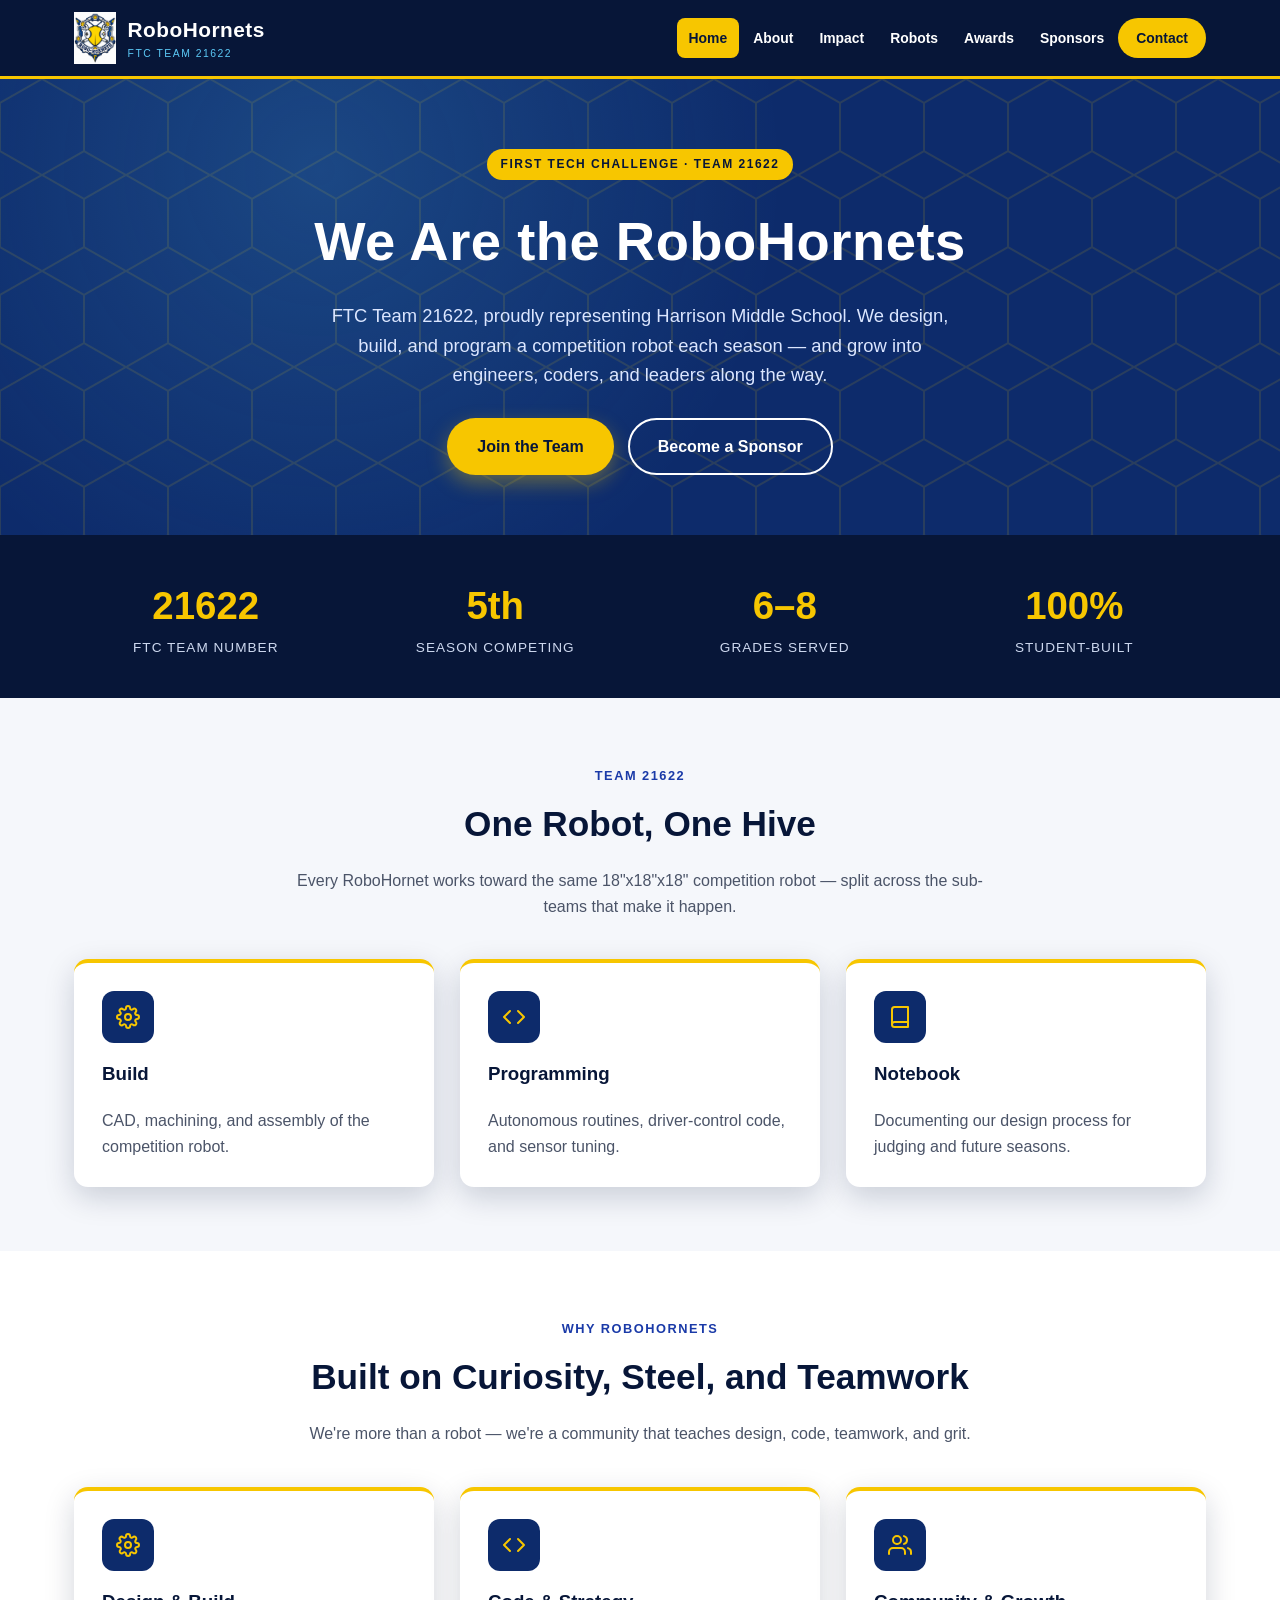
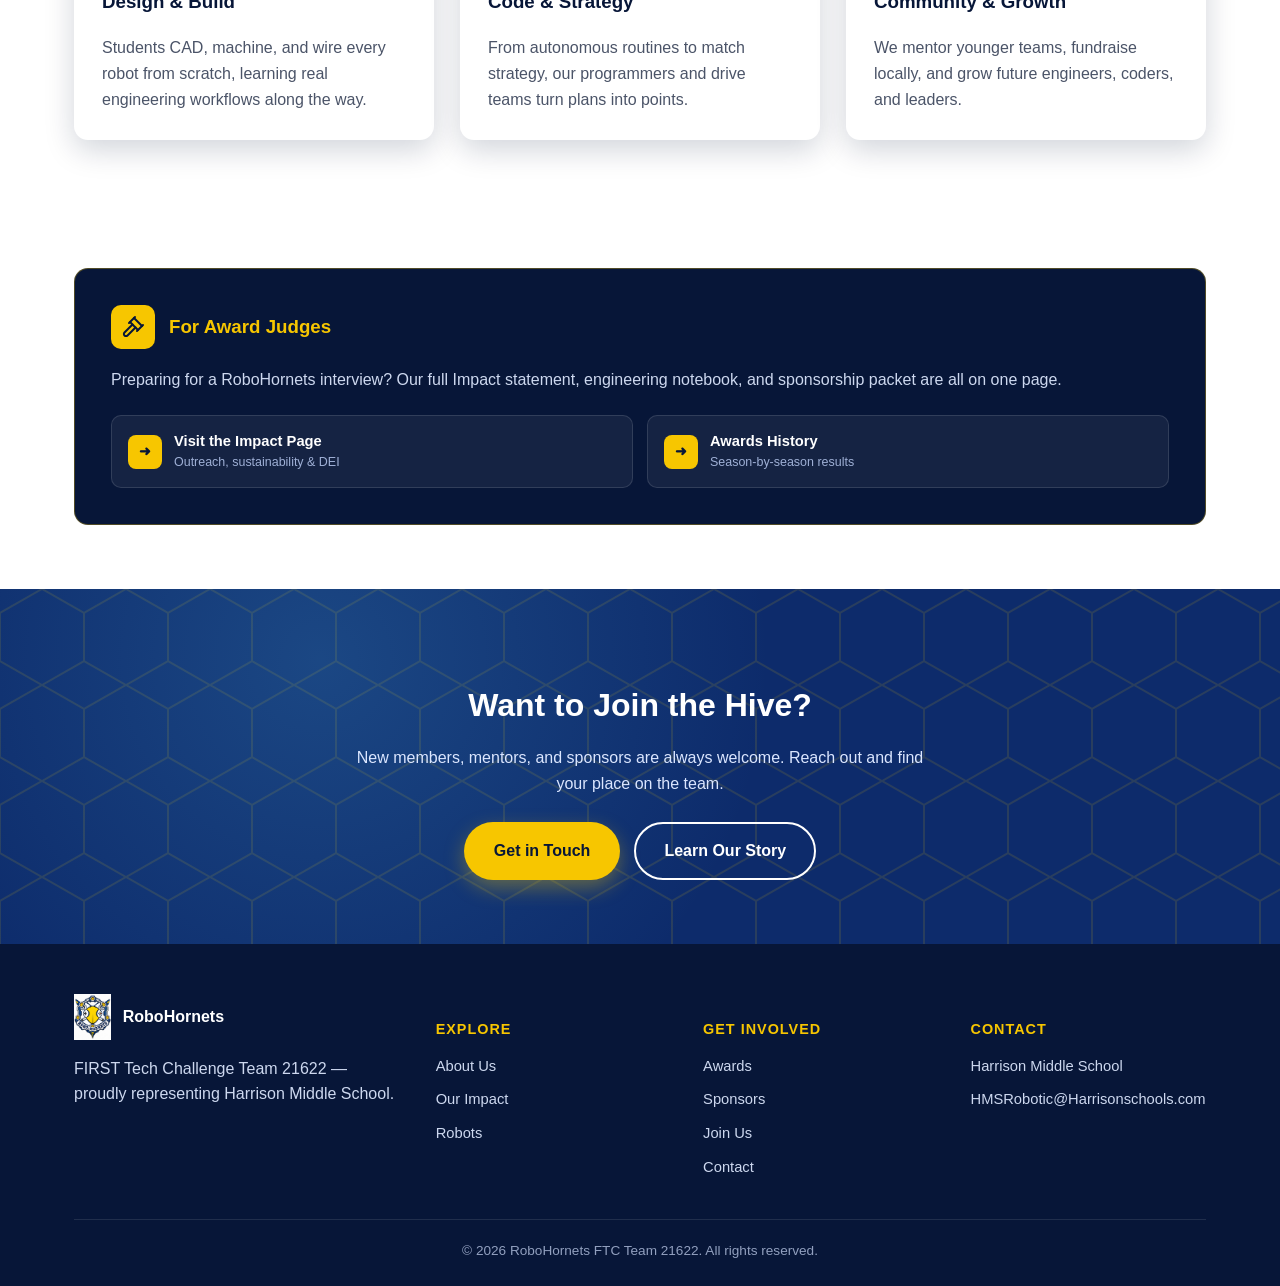
<file: index.html>
<!DOCTYPE html>
<html lang="en">
<head>
<meta charset="UTF-8">
<meta name="viewport" content="width=device-width, initial-scale=1.0">
<title>RoboHornets | FTC Team 21622</title>
<meta name="description" content="RoboHornets, FTC Team 21622 — building robots, engineers, and community impact at Harrison Middle School.">
<link rel="icon" href="assets/images/logo-primary.png">
<link rel="stylesheet" href="css/style.css">
</head>
<body>

<header class="site-header">
  <div class="container">
    <a href="index.html" class="brand">
      <img src="assets/images/logo-primary.png" alt="RoboHornets logo">
      <span>RoboHornets<small>FTC Team 21622</small></span>
    </a>
    <button class="nav-toggle" aria-label="Toggle menu"><span></span><span></span><span></span></button>
    <nav class="main-nav">
      <ul>
        <li><a href="index.html" class="active">Home</a></li>
        <li><a href="about.html">About</a></li>
        <li><a href="impact.html">Impact</a></li>
        <li><a href="robots.html">Robots</a></li>
        <li><a href="awards.html">Awards</a></li>
        <li><a href="sponsors.html">Sponsors</a></li>
        <li><a href="contact.html" class="nav-cta">Contact</a></li>
      </ul>
    </nav>
  </div>
</header>

<section class="hero honeycomb-bg">
  <div class="container">
    <span class="eyebrow">FIRST Tech Challenge &middot; Team 21622</span>
    <h1>We Are the RoboHornets</h1>
    <p class="lead">FTC Team 21622, proudly representing Harrison Middle School. We design, build, and program a competition robot each season — and grow into engineers, coders, and leaders along the way.</p>
    <div class="btn-row">
      <a href="contact.html" class="btn btn-gold">Join the Team</a>
      <a href="sponsors.html" class="btn btn-outline">Become a Sponsor</a>
    </div>
  </div>
</section>

<div class="stats-bar">
  <div class="container">
    <div class="grid grid-4">
      <div>
        <div class="stat-num">21622</div>
        <div class="stat-label">FTC Team Number</div>
      </div>
      <div>
        <div class="stat-num">5th</div>
        <div class="stat-label">Season Competing</div>
      </div>
      <div>
        <div class="stat-num">6&ndash;8</div>
        <div class="stat-label">Grades Served</div>
      </div>
      <div>
        <div class="stat-num">100%</div>
        <div class="stat-label">Student-Built</div>
      </div>
    </div>
  </div>
</div>

<section>
  <div class="container">
    <div class="section-head">
      <span class="tag">Team 21622</span>
      <h2>One Robot, One Hive</h2>
      <p>Every RoboHornet works toward the same 18"x18"x18" competition robot — split across the sub-teams that make it happen.</p>
    </div>
    <div class="grid grid-3">
      <div class="card">
        <div class="icon"><svg viewBox="0 0 24 24" fill="none" stroke="currentColor" stroke-width="2" stroke-linecap="round" stroke-linejoin="round" aria-hidden="true"><circle cx="12" cy="12" r="3"></circle><path d="M19.4 15a1.65 1.65 0 0 0 .33 1.82l.06.06a2 2 0 1 1-2.83 2.83l-.06-.06a1.65 1.65 0 0 0-1.82-.33 1.65 1.65 0 0 0-1 1.51V21a2 2 0 0 1-4 0v-.09A1.65 1.65 0 0 0 9 19.4a1.65 1.65 0 0 0-1.82.33l-.06.06a2 2 0 1 1-2.83-2.83l.06-.06a1.65 1.65 0 0 0 .33-1.82 1.65 1.65 0 0 0-1.51-1H3a2 2 0 0 1 0-4h.09A1.65 1.65 0 0 0 4.6 9a1.65 1.65 0 0 0-.33-1.82l-.06-.06a2 2 0 1 1 2.83-2.83l.06.06a1.65 1.65 0 0 0 1.82.33H9a1.65 1.65 0 0 0 1-1.51V3a2 2 0 0 1 4 0v.09a1.65 1.65 0 0 0 1 1.51 1.65 1.65 0 0 0 1.82-.33l.06-.06a2 2 0 1 1 2.83 2.83l-.06.06a1.65 1.65 0 0 0-.33 1.82V9a1.65 1.65 0 0 0 1.51 1H21a2 2 0 0 1 0 4h-.09a1.65 1.65 0 0 0-1.51 1z"></path></svg></div>
        <h3>Build</h3>
        <p>CAD, machining, and assembly of the competition robot.</p>
      </div>
      <div class="card">
        <div class="icon"><svg viewBox="0 0 24 24" fill="none" stroke="currentColor" stroke-width="2" stroke-linecap="round" stroke-linejoin="round" aria-hidden="true"><polyline points="16 18 22 12 16 6"></polyline><polyline points="8 6 2 12 8 18"></polyline></svg></div>
        <h3>Programming</h3>
        <p>Autonomous routines, driver-control code, and sensor tuning.</p>
      </div>
      <div class="card">
        <div class="icon"><svg viewBox="0 0 24 24" fill="none" stroke="currentColor" stroke-width="2" stroke-linecap="round" stroke-linejoin="round" aria-hidden="true"><path d="M4 19.5A2.5 2.5 0 0 1 6.5 17H20"></path><path d="M6.5 2H20v20H6.5A2.5 2.5 0 0 1 4 19.5v-15A2.5 2.5 0 0 1 6.5 2z"></path></svg></div>
        <h3>Notebook</h3>
        <p>Documenting our design process for judging and future seasons.</p>
      </div>
    </div>
  </div>
</section>

<section class="alt-bg">
  <div class="container">
    <div class="section-head">
      <span class="tag">Why RoboHornets</span>
      <h2>Built on Curiosity, Steel, and Teamwork</h2>
      <p>We're more than a robot — we're a community that teaches design, code, teamwork, and grit.</p>
    </div>
    <div class="grid grid-3">
      <div class="card">
        <div class="icon"><svg viewBox="0 0 24 24" fill="none" stroke="currentColor" stroke-width="2" stroke-linecap="round" stroke-linejoin="round" aria-hidden="true"><circle cx="12" cy="12" r="3"></circle><path d="M19.4 15a1.65 1.65 0 0 0 .33 1.82l.06.06a2 2 0 1 1-2.83 2.83l-.06-.06a1.65 1.65 0 0 0-1.82-.33 1.65 1.65 0 0 0-1 1.51V21a2 2 0 0 1-4 0v-.09A1.65 1.65 0 0 0 9 19.4a1.65 1.65 0 0 0-1.82.33l-.06.06a2 2 0 1 1-2.83-2.83l.06-.06a1.65 1.65 0 0 0 .33-1.82 1.65 1.65 0 0 0-1.51-1H3a2 2 0 0 1 0-4h.09A1.65 1.65 0 0 0 4.6 9a1.65 1.65 0 0 0-.33-1.82l-.06-.06a2 2 0 1 1 2.83-2.83l.06.06a1.65 1.65 0 0 0 1.82.33H9a1.65 1.65 0 0 0 1-1.51V3a2 2 0 0 1 4 0v.09a1.65 1.65 0 0 0 1 1.51 1.65 1.65 0 0 0 1.82-.33l.06-.06a2 2 0 1 1 2.83 2.83l-.06.06a1.65 1.65 0 0 0-.33 1.82V9a1.65 1.65 0 0 0 1.51 1H21a2 2 0 0 1 0 4h-.09a1.65 1.65 0 0 0-1.51 1z"></path></svg></div>
        <h3>Design &amp; Build</h3>
        <p>Students CAD, machine, and wire every robot from scratch, learning real engineering workflows along the way.</p>
      </div>
      <div class="card">
        <div class="icon"><svg viewBox="0 0 24 24" fill="none" stroke="currentColor" stroke-width="2" stroke-linecap="round" stroke-linejoin="round" aria-hidden="true"><polyline points="16 18 22 12 16 6"></polyline><polyline points="8 6 2 12 8 18"></polyline></svg></div>
        <h3>Code &amp; Strategy</h3>
        <p>From autonomous routines to match strategy, our programmers and drive teams turn plans into points.</p>
      </div>
      <div class="card">
        <div class="icon"><svg viewBox="0 0 24 24" fill="none" stroke="currentColor" stroke-width="2" stroke-linecap="round" stroke-linejoin="round" aria-hidden="true"><path d="M17 21v-2a4 4 0 0 0-4-4H5a4 4 0 0 0-4 4v2"></path><circle cx="9" cy="7" r="4"></circle><path d="M23 21v-2a4 4 0 0 0-3-3.87"></path><path d="M16 3.13a4 4 0 0 1 0 7.75"></path></svg></div>
        <h3>Community &amp; Growth</h3>
        <p>We mentor younger teams, fundraise locally, and grow future engineers, coders, and leaders.</p>
      </div>
    </div>
  </div>
</section>

<section class="alt-bg">
  <div class="container">
    <div class="judges-box">
      <div class="judges-head">
        <div class="badge"><svg viewBox="0 0 24 24" fill="none" stroke="currentColor" stroke-width="2" stroke-linecap="round" stroke-linejoin="round" aria-hidden="true"><path d="m14.5 12.5-8 8a2.119 2.119 0 1 1-3-3l8-8"></path><path d="m16 16 6-6"></path><path d="m8 8 6-6"></path><path d="m9 7 8 8"></path><path d="m21 11-8-8"></path></svg></div>
        <div>
          <h3>For Award Judges</h3>
        </div>
      </div>
      <p class="lede">Preparing for a RoboHornets interview? Our full Impact statement, engineering notebook, and sponsorship packet are all on one page.</p>
      <div class="judges-links judges-links-2">
        <a class="judges-link" href="impact.html">
          <div class="doc-ico">➜</div>
          <div>
            <div class="label">Visit the Impact Page</div>
            <div class="sub">Outreach, sustainability &amp; DEI</div>
          </div>
        </a>
        <a class="judges-link" href="awards.html">
          <div class="doc-ico">➜</div>
          <div>
            <div class="label">Awards History</div>
            <div class="sub">Season-by-season results</div>
          </div>
        </a>
      </div>
    </div>
  </div>
</section>

<section class="honeycomb-bg" style="color:#fff; text-align:center;">
  <div class="container">
    <h2 style="color:#fff; font-size:2rem; margin-bottom:14px;">Want to Join the Hive?</h2>
    <p style="color:#dbe6ff; max-width:600px; margin:0 auto 26px;">New members, mentors, and sponsors are always welcome. Reach out and find your place on the team.</p>
    <div class="btn-row">
      <a href="contact.html" class="btn btn-gold">Get in Touch</a>
      <a href="about.html" class="btn btn-outline">Learn Our Story</a>
    </div>
  </div>
</section>

<footer class="site-footer">
  <div class="container">
    <div class="footer-grid">
      <div>
        <div class="footer-brand">
          <img src="assets/images/logo-primary.png" alt="RoboHornets logo">
          <span>RoboHornets</span>
        </div>
        <p>FIRST Tech Challenge Team 21622 — proudly representing Harrison Middle School.</p>
      </div>
      <div>
        <h5>Explore</h5>
        <ul>
          <li><a href="about.html">About Us</a></li>
          <li><a href="impact.html">Our Impact</a></li>
          <li><a href="robots.html">Robots</a></li>
        </ul>
      </div>
      <div>
        <h5>Get Involved</h5>
        <ul>
          <li><a href="awards.html">Awards</a></li>
          <li><a href="sponsors.html">Sponsors</a></li>
          <li><a href="contact.html">Join Us</a></li>
          <li><a href="contact.html">Contact</a></li>
        </ul>
      </div>
      <div>
        <h5>Contact</h5>
        <ul>
          <li>Harrison Middle School</li>
          <li>HMSRobotic@Harrisonschools.com</li>
        </ul>
      </div>
    </div>
    <div class="footer-bottom">
      &copy; <span data-year>2026</span> RoboHornets FTC Team 21622. All rights reserved.
    </div>
  </div>
</footer>

<script src="js/main.js"></script>
</body>
</html>
</file>
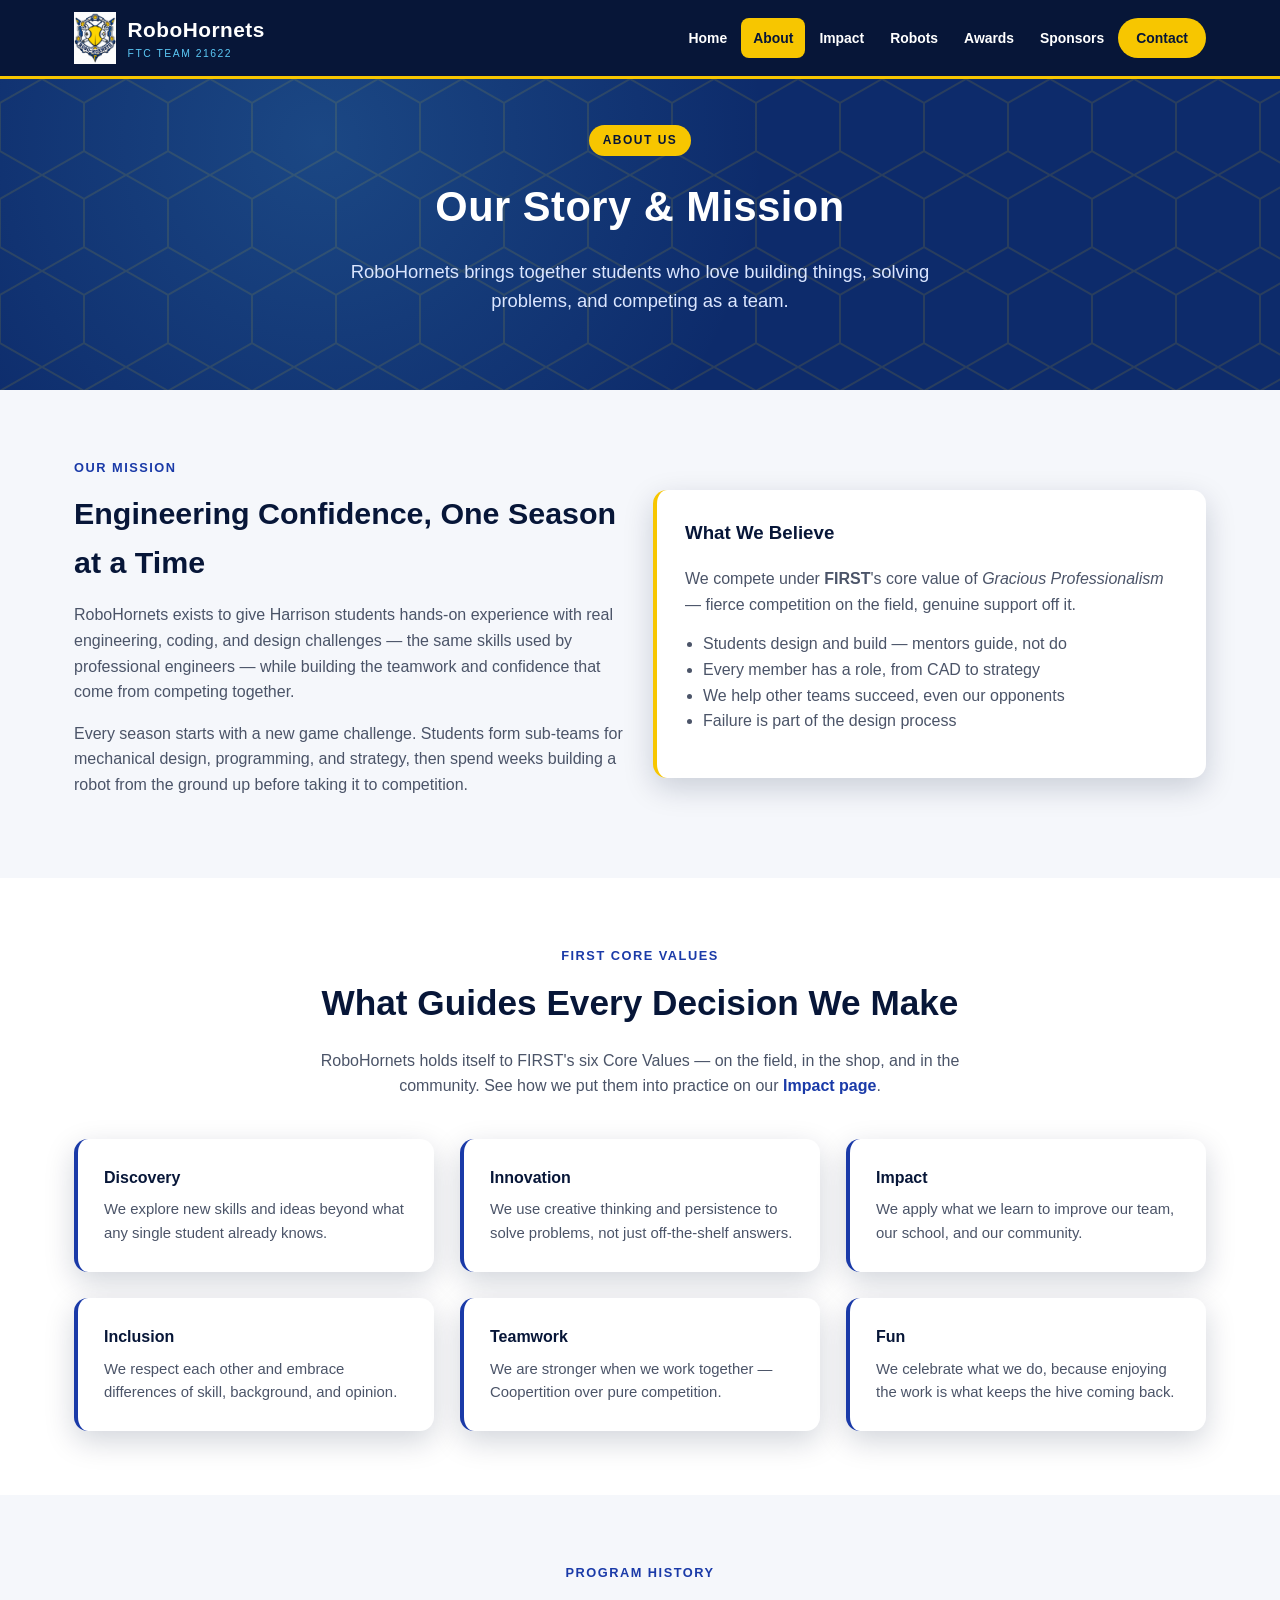
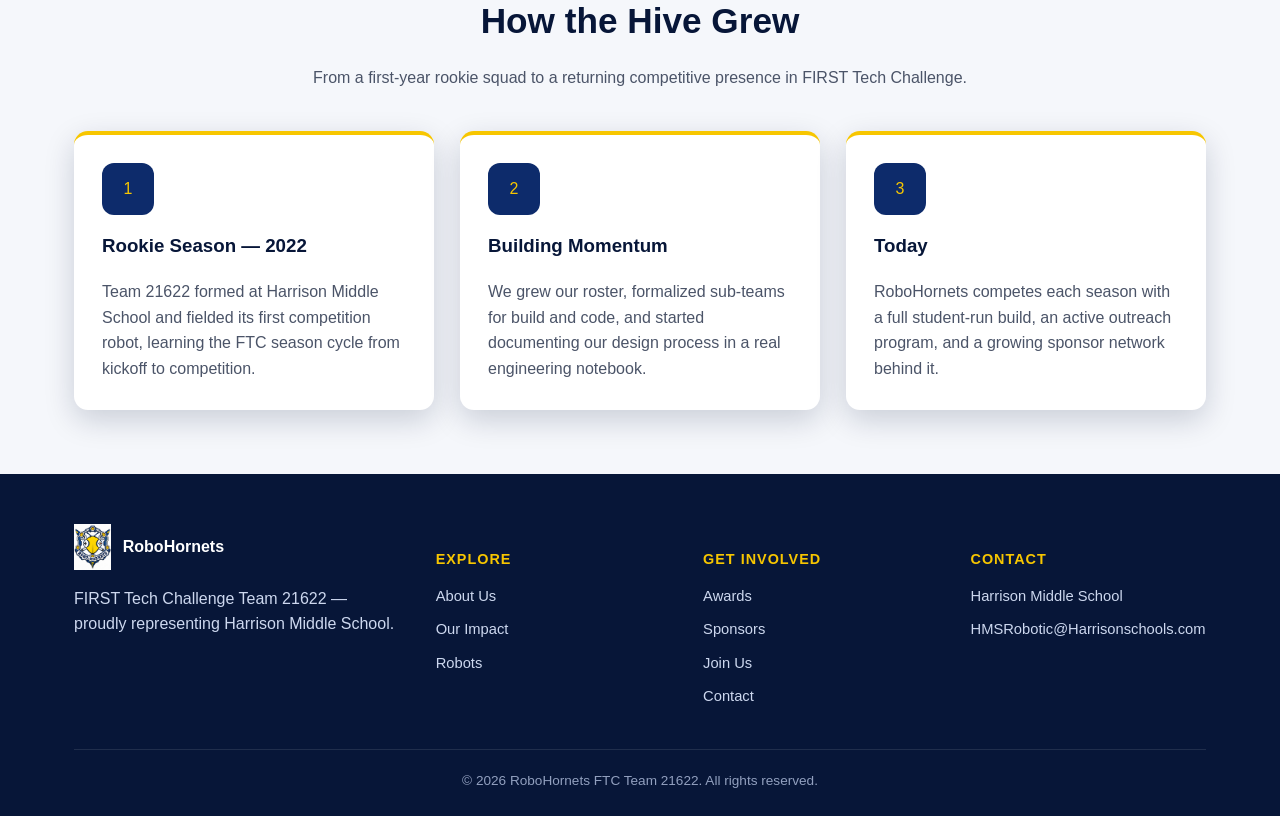
<file: about.html>
<!DOCTYPE html>
<html lang="en">
<head>
<meta charset="UTF-8">
<meta name="viewport" content="width=device-width, initial-scale=1.0">
<title>About | RoboHornets</title>
<meta name="description" content="Learn about RoboHornets, FTC Team 21622 — our mission, history, and the FIRST program values that drive us.">
<link rel="icon" href="assets/images/logo-primary.png">
<link rel="stylesheet" href="css/style.css">
</head>
<body>

<header class="site-header">
  <div class="container">
    <a href="index.html" class="brand">
      <img src="assets/images/logo-primary.png" alt="RoboHornets logo">
      <span>RoboHornets<small>FTC Team 21622</small></span>
    </a>
    <button class="nav-toggle" aria-label="Toggle menu"><span></span><span></span><span></span></button>
    <nav class="main-nav">
      <ul>
        <li><a href="index.html">Home</a></li>
        <li><a href="about.html" class="active">About</a></li>
        <li><a href="impact.html">Impact</a></li>
        <li><a href="robots.html">Robots</a></li>
        <li><a href="awards.html">Awards</a></li>
        <li><a href="sponsors.html">Sponsors</a></li>
        <li><a href="contact.html" class="nav-cta">Contact</a></li>
      </ul>
    </nav>
  </div>
</header>

<section class="hero hero-small honeycomb-bg">
  <div class="container">
    <span class="eyebrow">About Us</span>
    <h1>Our Story &amp; Mission</h1>
    <p class="lead">RoboHornets brings together students who love building things, solving problems, and competing as a team.</p>
  </div>
</section>

<section>
  <div class="container">
    <div class="grid grid-2" style="align-items:center;">
      <div>
        <span class="tag" style="color:var(--blue); font-weight:800; letter-spacing:1.5px; font-size:.8rem; text-transform:uppercase;">Our Mission</span>
        <h2 style="color:var(--navy-dark); font-size:1.9rem; margin:10px 0 16px;">Engineering Confidence, One Season at a Time</h2>
        <p style="color:var(--gray-text);">RoboHornets exists to give Harrison students hands-on experience with real engineering, coding, and design challenges — the same skills used by professional engineers — while building the teamwork and confidence that come from competing together.</p>
        <p style="color:var(--gray-text);">Every season starts with a new game challenge. Students form sub-teams for mechanical design, programming, and strategy, then spend weeks building a robot from the ground up before taking it to competition.</p>
      </div>
      <div class="card" style="border-top:none; border-left:4px solid var(--gold);">
        <h3>What We Believe</h3>
        <p>We compete under <strong>FIRST</strong>'s core value of <em>Gracious Professionalism</em> — fierce competition on the field, genuine support off it.</p>
        <ul style="color:var(--gray-text); padding-left:18px; margin-top:14px;">
          <li>Students design and build — mentors guide, not do</li>
          <li>Every member has a role, from CAD to strategy</li>
          <li>We help other teams succeed, even our opponents</li>
          <li>Failure is part of the design process</li>
        </ul>
      </div>
    </div>
  </div>
</section>

<section class="alt-bg">
  <div class="container">
    <div class="section-head">
      <span class="tag">FIRST Core Values</span>
      <h2>What Guides Every Decision We Make</h2>
      <p>RoboHornets holds itself to FIRST's six Core Values — on the field, in the shop, and in the community. See how we put them into practice on our <a href="impact.html" style="color:var(--blue); font-weight:700;">Impact page</a>.</p>
    </div>
    <div class="grid grid-3">
      <div class="value-card">
        <h4>Discovery</h4>
        <p>We explore new skills and ideas beyond what any single student already knows.</p>
      </div>
      <div class="value-card">
        <h4>Innovation</h4>
        <p>We use creative thinking and persistence to solve problems, not just off-the-shelf answers.</p>
      </div>
      <div class="value-card">
        <h4>Impact</h4>
        <p>We apply what we learn to improve our team, our school, and our community.</p>
      </div>
      <div class="value-card">
        <h4>Inclusion</h4>
        <p>We respect each other and embrace differences of skill, background, and opinion.</p>
      </div>
      <div class="value-card">
        <h4>Teamwork</h4>
        <p>We are stronger when we work together — Coopertition over pure competition.</p>
      </div>
      <div class="value-card">
        <h4>Fun</h4>
        <p>We celebrate what we do, because enjoying the work is what keeps the hive coming back.</p>
      </div>
    </div>
  </div>
</section>

<section>
  <div class="container">
    <div class="section-head">
      <span class="tag">Program History</span>
      <h2>How the Hive Grew</h2>
      <p>From a first-year rookie squad to a returning competitive presence in FIRST Tech Challenge.</p>
    </div>
    <div class="grid grid-3">
      <div class="card">
        <div class="icon">1</div>
        <h3>Rookie Season &mdash; 2022</h3>
        <p>Team 21622 formed at Harrison Middle School and fielded its first competition robot, learning the FTC season cycle from kickoff to competition.</p>
      </div>
      <div class="card">
        <div class="icon">2</div>
        <h3>Building Momentum</h3>
        <p>We grew our roster, formalized sub-teams for build and code, and started documenting our design process in a real engineering notebook.</p>
      </div>
      <div class="card">
        <div class="icon">3</div>
        <h3>Today</h3>
        <p>RoboHornets competes each season with a full student-run build, an active outreach program, and a growing sponsor network behind it.</p>
      </div>
    </div>
  </div>
</section>

<footer class="site-footer">
  <div class="container">
    <div class="footer-grid">
      <div>
        <div class="footer-brand">
          <img src="assets/images/logo-primary.png" alt="RoboHornets logo">
          <span>RoboHornets</span>
        </div>
        <p>FIRST Tech Challenge Team 21622 — proudly representing Harrison Middle School.</p>
      </div>
      <div>
        <h5>Explore</h5>
        <ul>
          <li><a href="about.html">About Us</a></li>
          <li><a href="impact.html">Our Impact</a></li>
          <li><a href="robots.html">Robots</a></li>
        </ul>
      </div>
      <div>
        <h5>Get Involved</h5>
        <ul>
          <li><a href="awards.html">Awards</a></li>
          <li><a href="sponsors.html">Sponsors</a></li>
          <li><a href="contact.html">Join Us</a></li>
          <li><a href="contact.html">Contact</a></li>
        </ul>
      </div>
      <div>
        <h5>Contact</h5>
        <ul>
          <li>Harrison Middle School</li>
          <li>HMSRobotic@Harrisonschools.com</li>
        </ul>
      </div>
    </div>
    <div class="footer-bottom">
      &copy; <span data-year>2026</span> RoboHornets FTC Team 21622. All rights reserved.
    </div>
  </div>
</footer>

<script src="js/main.js"></script>
</body>
</html>
</file>
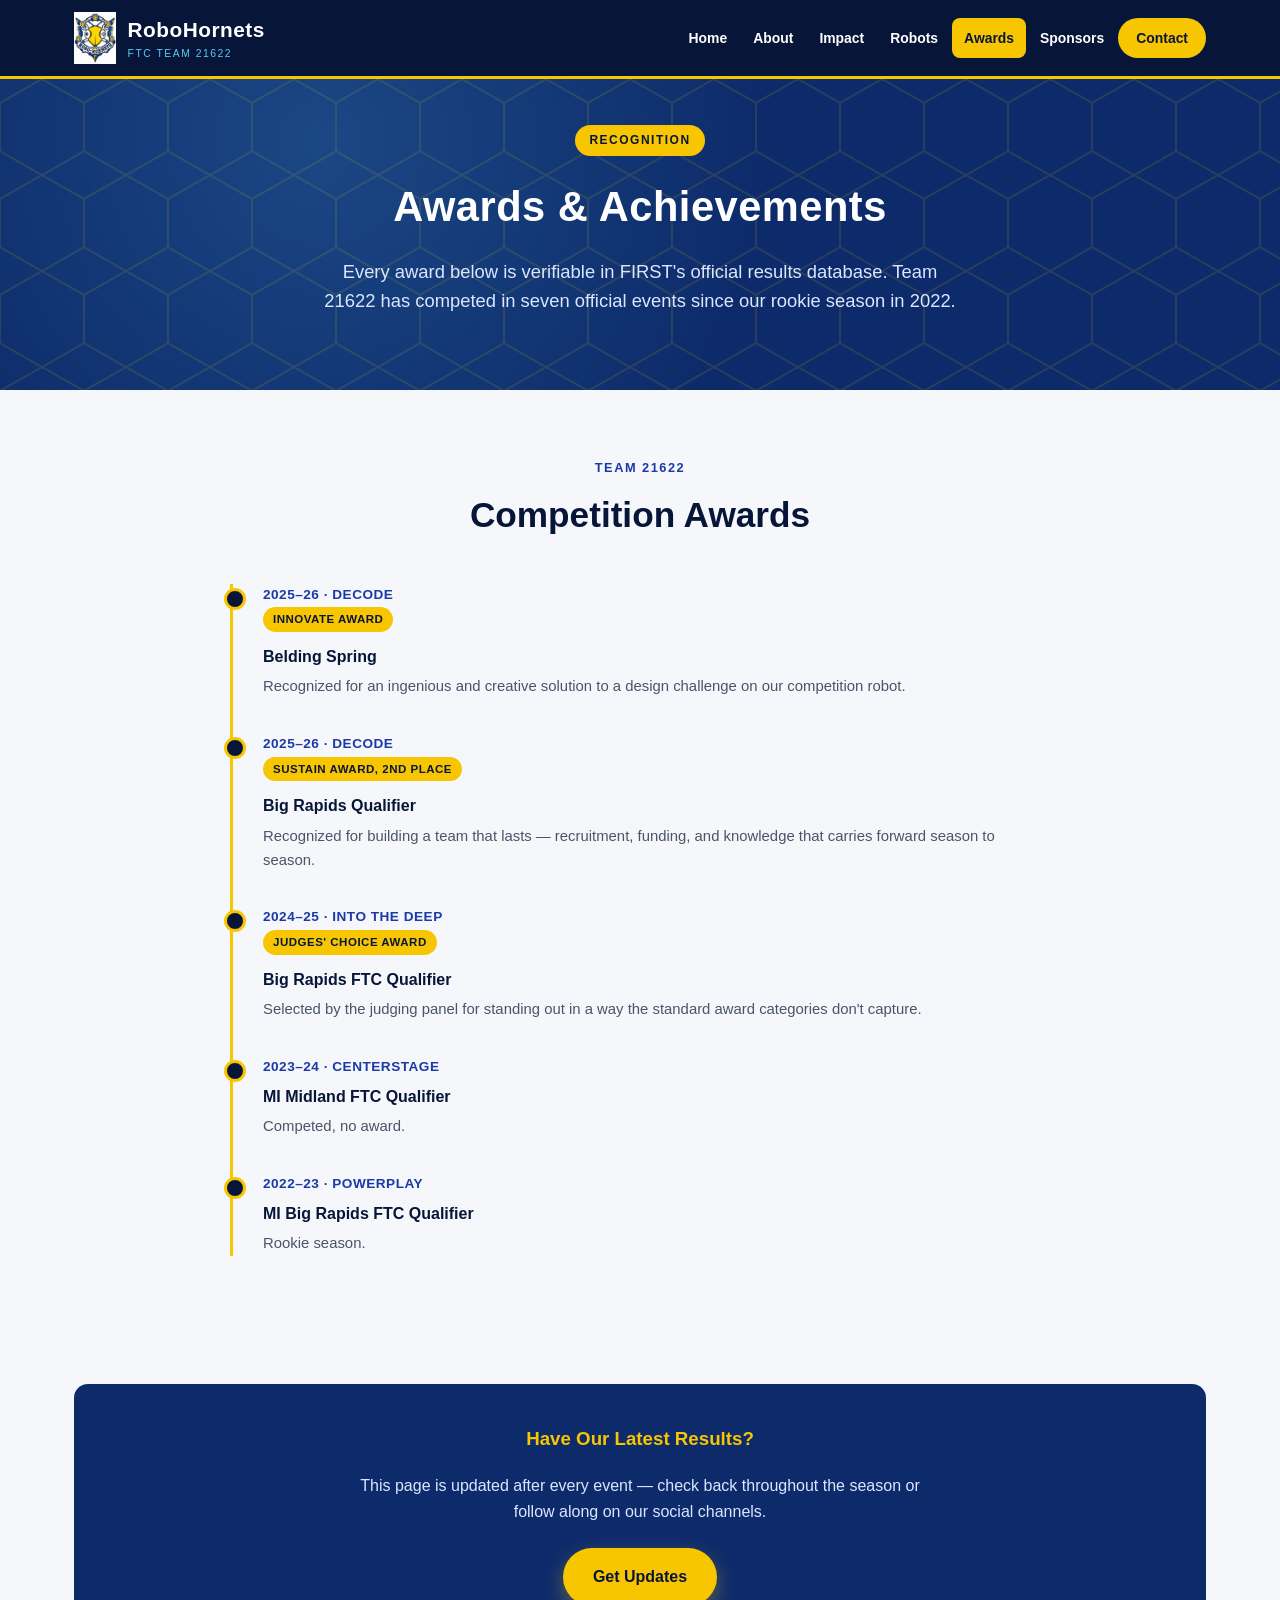
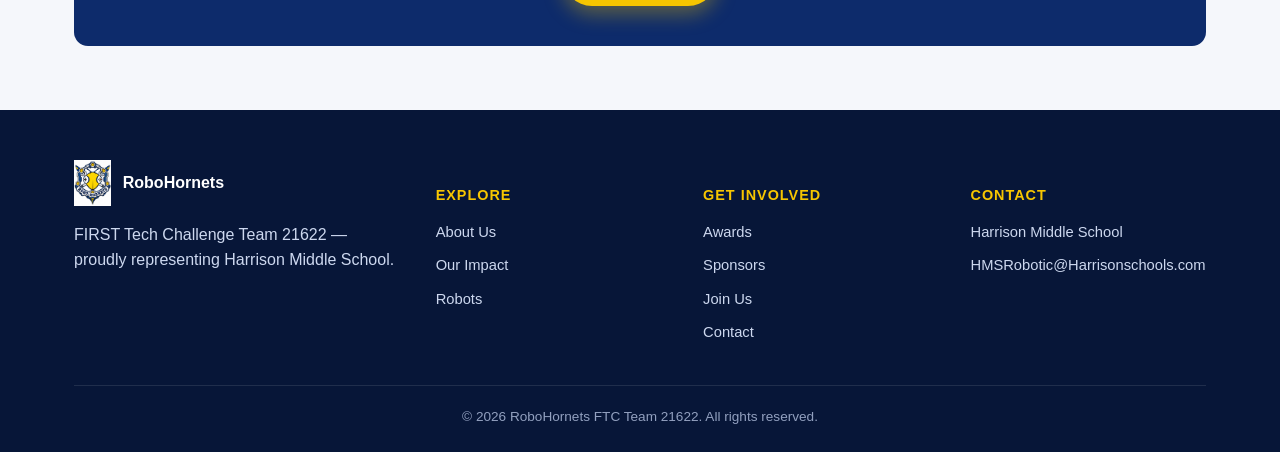
<file: awards.html>
<!DOCTYPE html>
<html lang="en">
<head>
<meta charset="UTF-8">
<meta name="viewport" content="width=device-width, initial-scale=1.0">
<title>Awards &amp; Recognition | RoboHornets</title>
<meta name="description" content="Awards and recognitions earned by RoboHornets, FTC Team 21622.">
<link rel="icon" href="assets/images/logo-primary.png">
<link rel="stylesheet" href="css/style.css">
</head>
<body>

<header class="site-header">
  <div class="container">
    <a href="index.html" class="brand">
      <img src="assets/images/logo-primary.png" alt="RoboHornets logo">
      <span>RoboHornets<small>FTC Team 21622</small></span>
    </a>
    <button class="nav-toggle" aria-label="Toggle menu"><span></span><span></span><span></span></button>
    <nav class="main-nav">
      <ul>
        <li><a href="index.html">Home</a></li>
        <li><a href="about.html">About</a></li>
        <li><a href="impact.html">Impact</a></li>
        <li><a href="robots.html">Robots</a></li>
        <li><a href="awards.html" class="active">Awards</a></li>
        <li><a href="sponsors.html">Sponsors</a></li>
        <li><a href="contact.html" class="nav-cta">Contact</a></li>
      </ul>
    </nav>
  </div>
</header>

<section class="hero hero-small honeycomb-bg">
  <div class="container">
    <span class="eyebrow">Recognition</span>
    <h1>Awards &amp; Achievements</h1>
    <p class="lead">Every award below is verifiable in FIRST's official results database. Team 21622 has competed in seven official events since our rookie season in 2022.</p>
  </div>
</section>

<section>
  <div class="container">
    <div class="section-head">
      <span class="tag">Team 21622</span>
      <h2>Competition Awards</h2>
    </div>
    <div class="timeline">
      <div class="timeline-item">
        <div class="t-year">2025–26 &middot; DECODE</div>
        <span class="award-pill">Innovate Award</span>
        <h4>Belding Spring</h4>
        <p>Recognized for an ingenious and creative solution to a design challenge on our competition robot.</p>
      </div>
      <div class="timeline-item">
        <div class="t-year">2025–26 &middot; DECODE</div>
        <span class="award-pill">Sustain Award, 2nd Place</span>
        <h4>Big Rapids Qualifier</h4>
        <p>Recognized for building a team that lasts — recruitment, funding, and knowledge that carries forward season to season.</p>
      </div>
      <div class="timeline-item">
        <div class="t-year">2024–25 &middot; INTO THE DEEP</div>
        <span class="award-pill">Judges' Choice Award</span>
        <h4>Big Rapids FTC Qualifier</h4>
        <p>Selected by the judging panel for standing out in a way the standard award categories don't capture.</p>
      </div>
      <div class="timeline-item">
        <div class="t-year">2023–24 &middot; CENTERSTAGE</div>
        <h4>MI Midland FTC Qualifier</h4>
        <p>Competed, no award.</p>
      </div>
      <div class="timeline-item">
        <div class="t-year">2022–23 &middot; POWERPLAY</div>
        <h4>MI Big Rapids FTC Qualifier</h4>
        <p>Rookie season.</p>
      </div>
    </div>
  </div>
</section>

<section>
  <div class="container">
    <div class="sponsor-cta">
      <h3>Have Our Latest Results?</h3>
      <p style="max-width:560px; margin:0 auto 24px; color:#dbe6ff;">This page is updated after every event — check back throughout the season or follow along on our social channels.</p>
      <a href="contact.html" class="btn btn-gold">Get Updates</a>
    </div>
  </div>
</section>

<footer class="site-footer">
  <div class="container">
    <div class="footer-grid">
      <div>
        <div class="footer-brand">
          <img src="assets/images/logo-primary.png" alt="RoboHornets logo">
          <span>RoboHornets</span>
        </div>
        <p>FIRST Tech Challenge Team 21622 — proudly representing Harrison Middle School.</p>
      </div>
      <div>
        <h5>Explore</h5>
        <ul>
          <li><a href="about.html">About Us</a></li>
          <li><a href="impact.html">Our Impact</a></li>
          <li><a href="robots.html">Robots</a></li>
        </ul>
      </div>
      <div>
        <h5>Get Involved</h5>
        <ul>
          <li><a href="awards.html">Awards</a></li>
          <li><a href="sponsors.html">Sponsors</a></li>
          <li><a href="contact.html">Join Us</a></li>
          <li><a href="contact.html">Contact</a></li>
        </ul>
      </div>
      <div>
        <h5>Contact</h5>
        <ul>
          <li>Harrison Middle School</li>
          <li>HMSRobotic@Harrisonschools.com</li>
        </ul>
      </div>
    </div>
    <div class="footer-bottom">
      &copy; <span data-year>2026</span> RoboHornets FTC Team 21622. All rights reserved.
    </div>
  </div>
</footer>

<script src="js/main.js"></script>
</body>
</html>
</file>
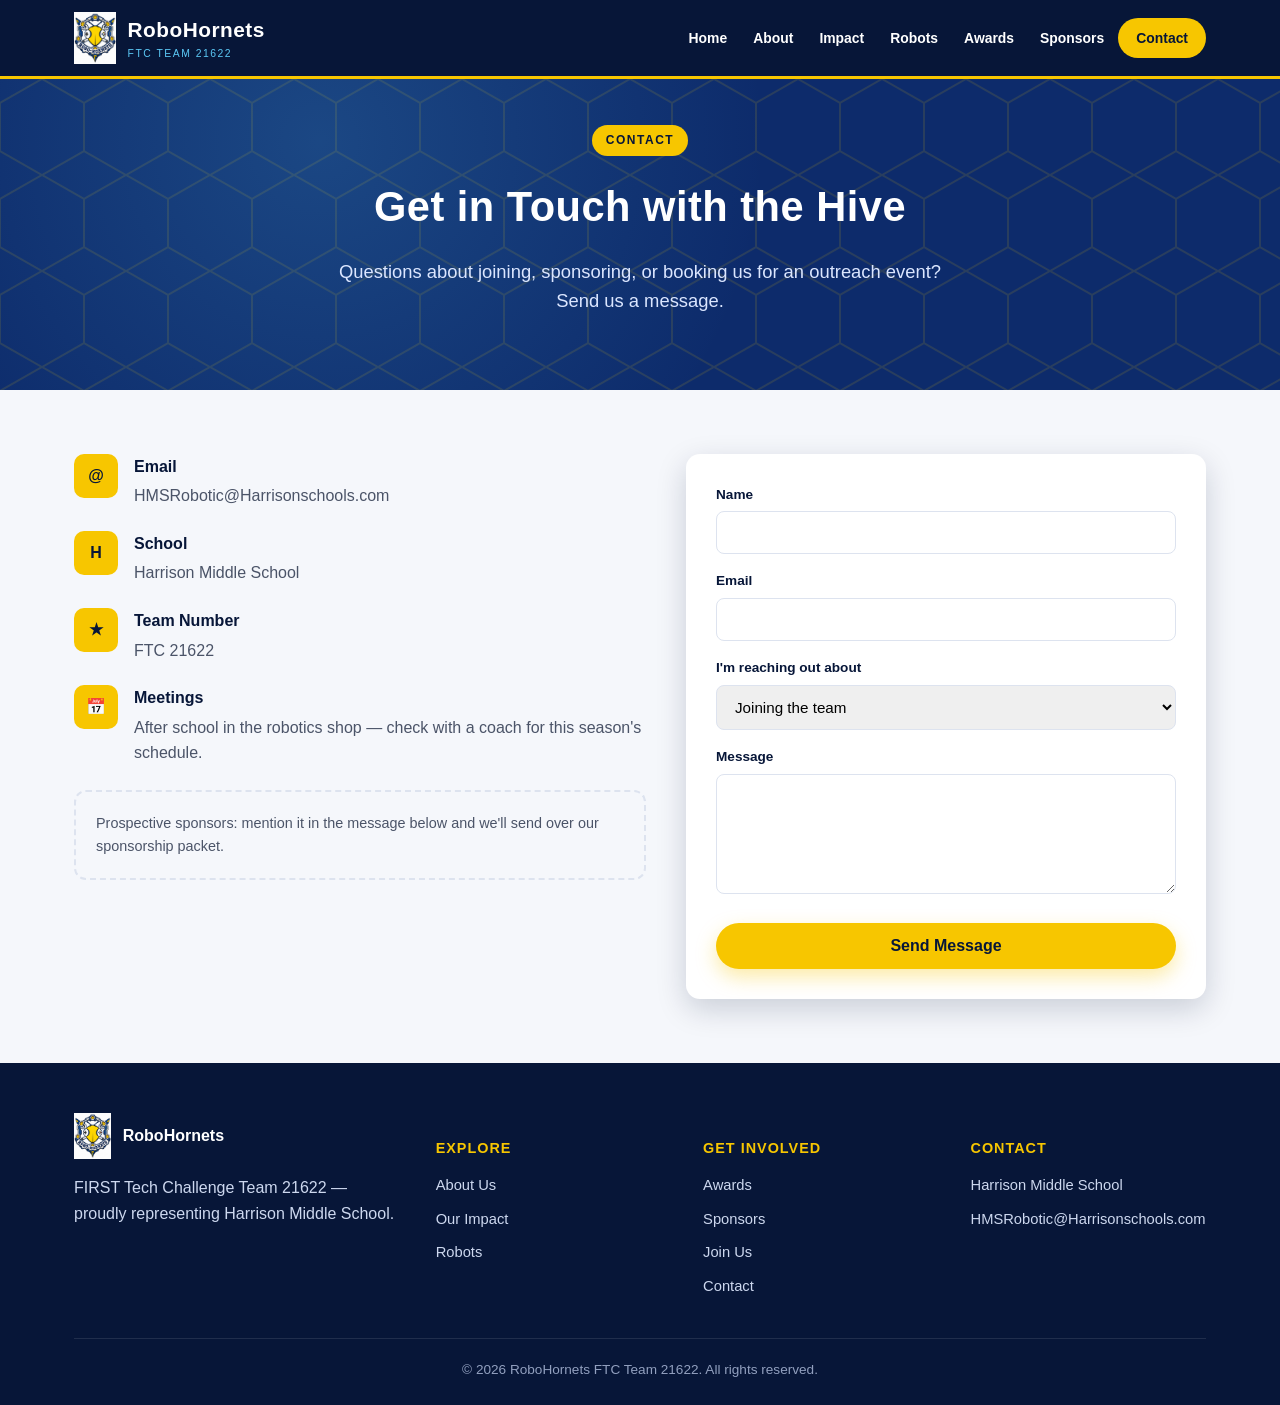
<file: contact.html>
<!DOCTYPE html>
<html lang="en">
<head>
<meta charset="UTF-8">
<meta name="viewport" content="width=device-width, initial-scale=1.0">
<title>Contact | RoboHornets</title>
<meta name="description" content="Get in touch with RoboHornets, FTC Team 21622. Join the team, sponsor us, or ask a question.">
<link rel="icon" href="assets/images/logo-primary.png">
<link rel="stylesheet" href="css/style.css">
</head>
<body>

<header class="site-header">
  <div class="container">
    <a href="index.html" class="brand">
      <img src="assets/images/logo-primary.png" alt="RoboHornets logo">
      <span>RoboHornets<small>FTC Team 21622</small></span>
    </a>
    <button class="nav-toggle" aria-label="Toggle menu"><span></span><span></span><span></span></button>
    <nav class="main-nav">
      <ul>
        <li><a href="index.html">Home</a></li>
        <li><a href="about.html">About</a></li>
        <li><a href="impact.html">Impact</a></li>
        <li><a href="robots.html">Robots</a></li>
        <li><a href="awards.html">Awards</a></li>
        <li><a href="sponsors.html">Sponsors</a></li>
        <li><a href="contact.html" class="active nav-cta">Contact</a></li>
      </ul>
    </nav>
  </div>
</header>

<section class="hero hero-small honeycomb-bg">
  <div class="container">
    <span class="eyebrow">Contact</span>
    <h1>Get in Touch with the Hive</h1>
    <p class="lead">Questions about joining, sponsoring, or booking us for an outreach event? Send us a message.</p>
  </div>
</section>

<section>
  <div class="container">
    <div class="contact-wrap">
      <div class="contact-info">
        <div class="item">
          <div class="ico">@</div>
          <div>
            <h4>Email</h4>
            <p>HMSRobotic@Harrisonschools.com</p>
          </div>
        </div>
        <div class="item">
          <div class="ico">H</div>
          <div>
            <h4>School</h4>
            <p>Harrison Middle School</p>
          </div>
        </div>
        <div class="item">
          <div class="ico">&#9733;</div>
          <div>
            <h4>Team Number</h4>
            <p>FTC 21622</p>
          </div>
        </div>
        <div class="item">
          <div class="ico">&#128197;</div>
          <div>
            <h4>Meetings</h4>
            <p>After school in the robotics shop — check with a coach for this season's schedule.</p>
          </div>
        </div>

        <div class="map-note">
          Prospective sponsors: mention it in the message below and we'll send over our sponsorship packet.
        </div>
      </div>

      <form class="contact-form">
        <label for="name">Name</label>
        <input type="text" id="name" name="name" required>

        <label for="email">Email</label>
        <input type="email" id="email" name="email" required>

        <label for="reason">I'm reaching out about</label>
        <select id="reason" name="reason">
          <option>Joining the team</option>
          <option>Sponsorship</option>
          <option>Mentoring</option>
          <option>Booking an outreach event</option>
          <option>Something else</option>
        </select>

        <label for="message">Message</label>
        <textarea id="message" name="message" required></textarea>

        <button type="submit" class="btn btn-gold">Send Message</button>
      </form>
    </div>
  </div>
</section>

<footer class="site-footer">
  <div class="container">
    <div class="footer-grid">
      <div>
        <div class="footer-brand">
          <img src="assets/images/logo-primary.png" alt="RoboHornets logo">
          <span>RoboHornets</span>
        </div>
        <p>FIRST Tech Challenge Team 21622 — proudly representing Harrison Middle School.</p>
      </div>
      <div>
        <h5>Explore</h5>
        <ul>
          <li><a href="about.html">About Us</a></li>
          <li><a href="impact.html">Our Impact</a></li>
          <li><a href="robots.html">Robots</a></li>
        </ul>
      </div>
      <div>
        <h5>Get Involved</h5>
        <ul>
          <li><a href="awards.html">Awards</a></li>
          <li><a href="sponsors.html">Sponsors</a></li>
          <li><a href="contact.html">Join Us</a></li>
          <li><a href="contact.html">Contact</a></li>
        </ul>
      </div>
      <div>
        <h5>Contact</h5>
        <ul>
          <li>Harrison Middle School</li>
          <li>HMSRobotic@Harrisonschools.com</li>
        </ul>
      </div>
    </div>
    <div class="footer-bottom">
      &copy; <span data-year>2026</span> RoboHornets FTC Team 21622. All rights reserved.
    </div>
  </div>
</footer>

<script src="js/main.js"></script>
</body>
</html>
</file>
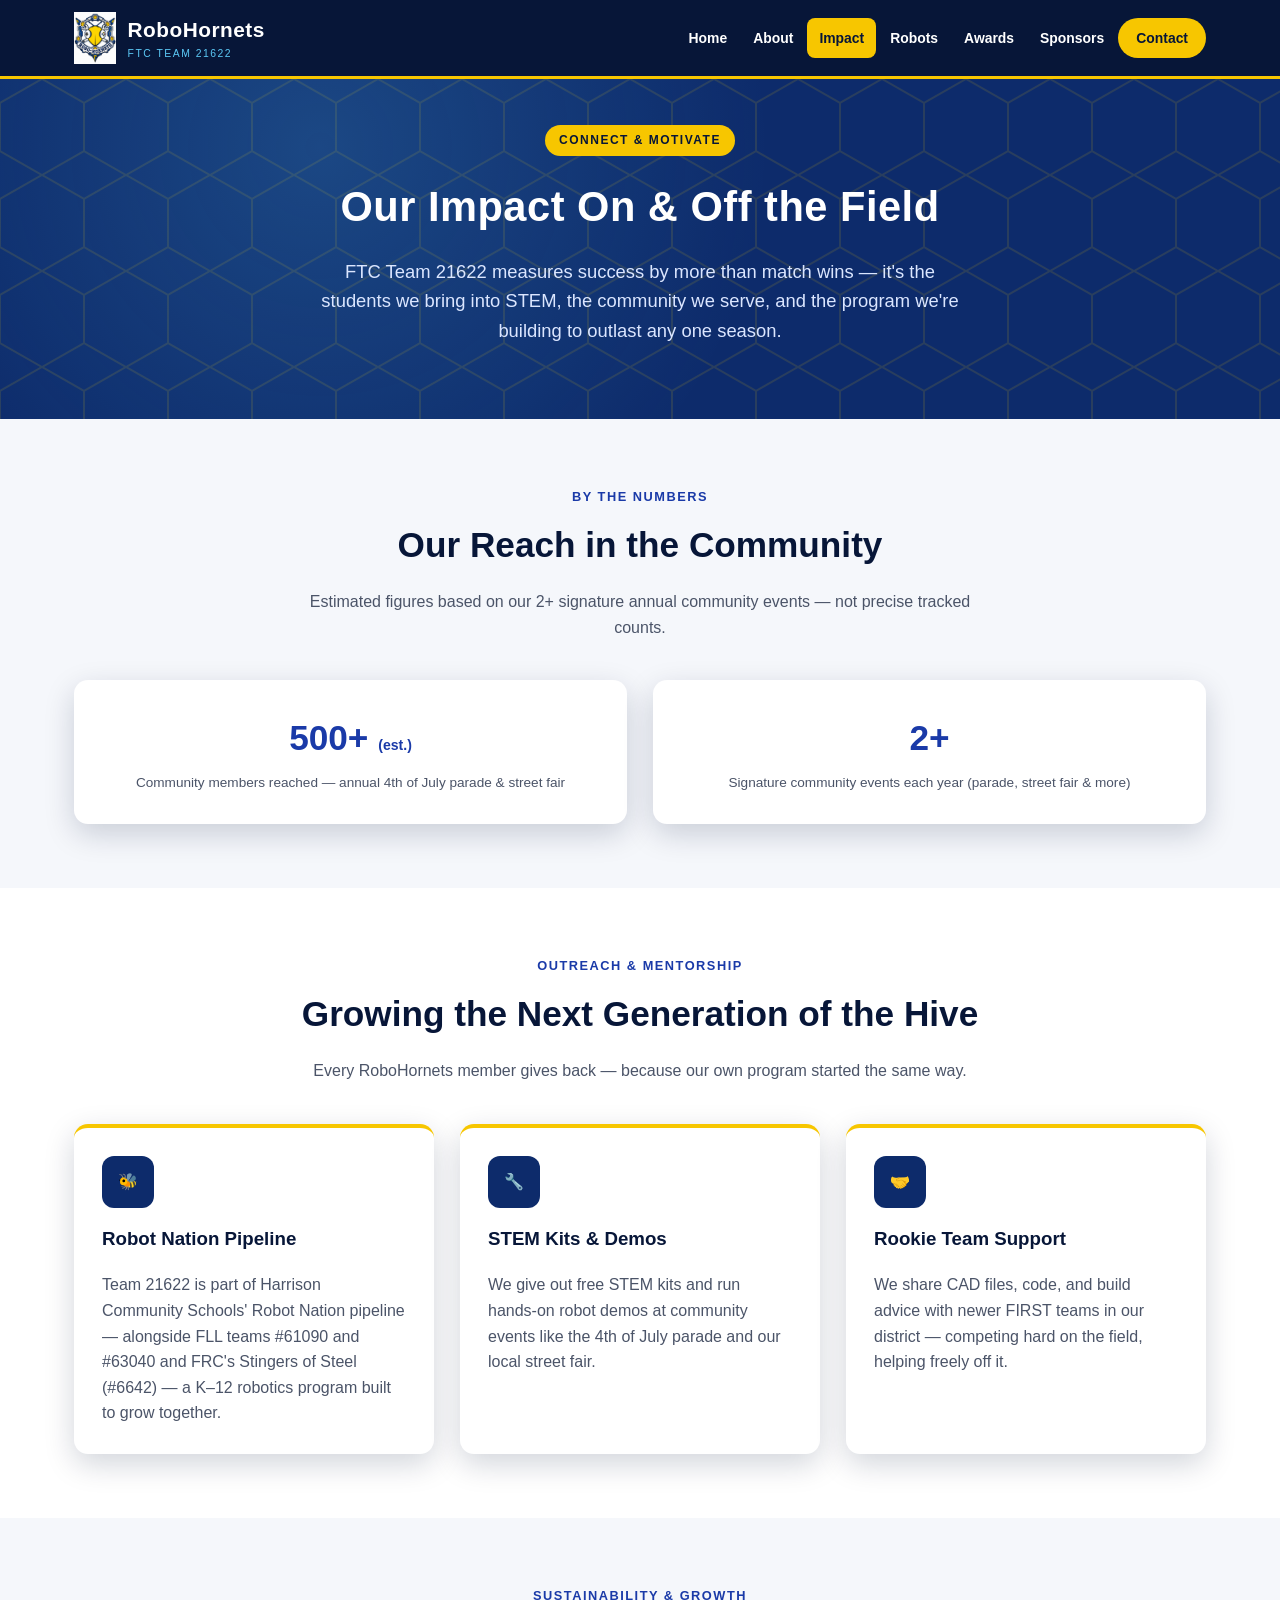
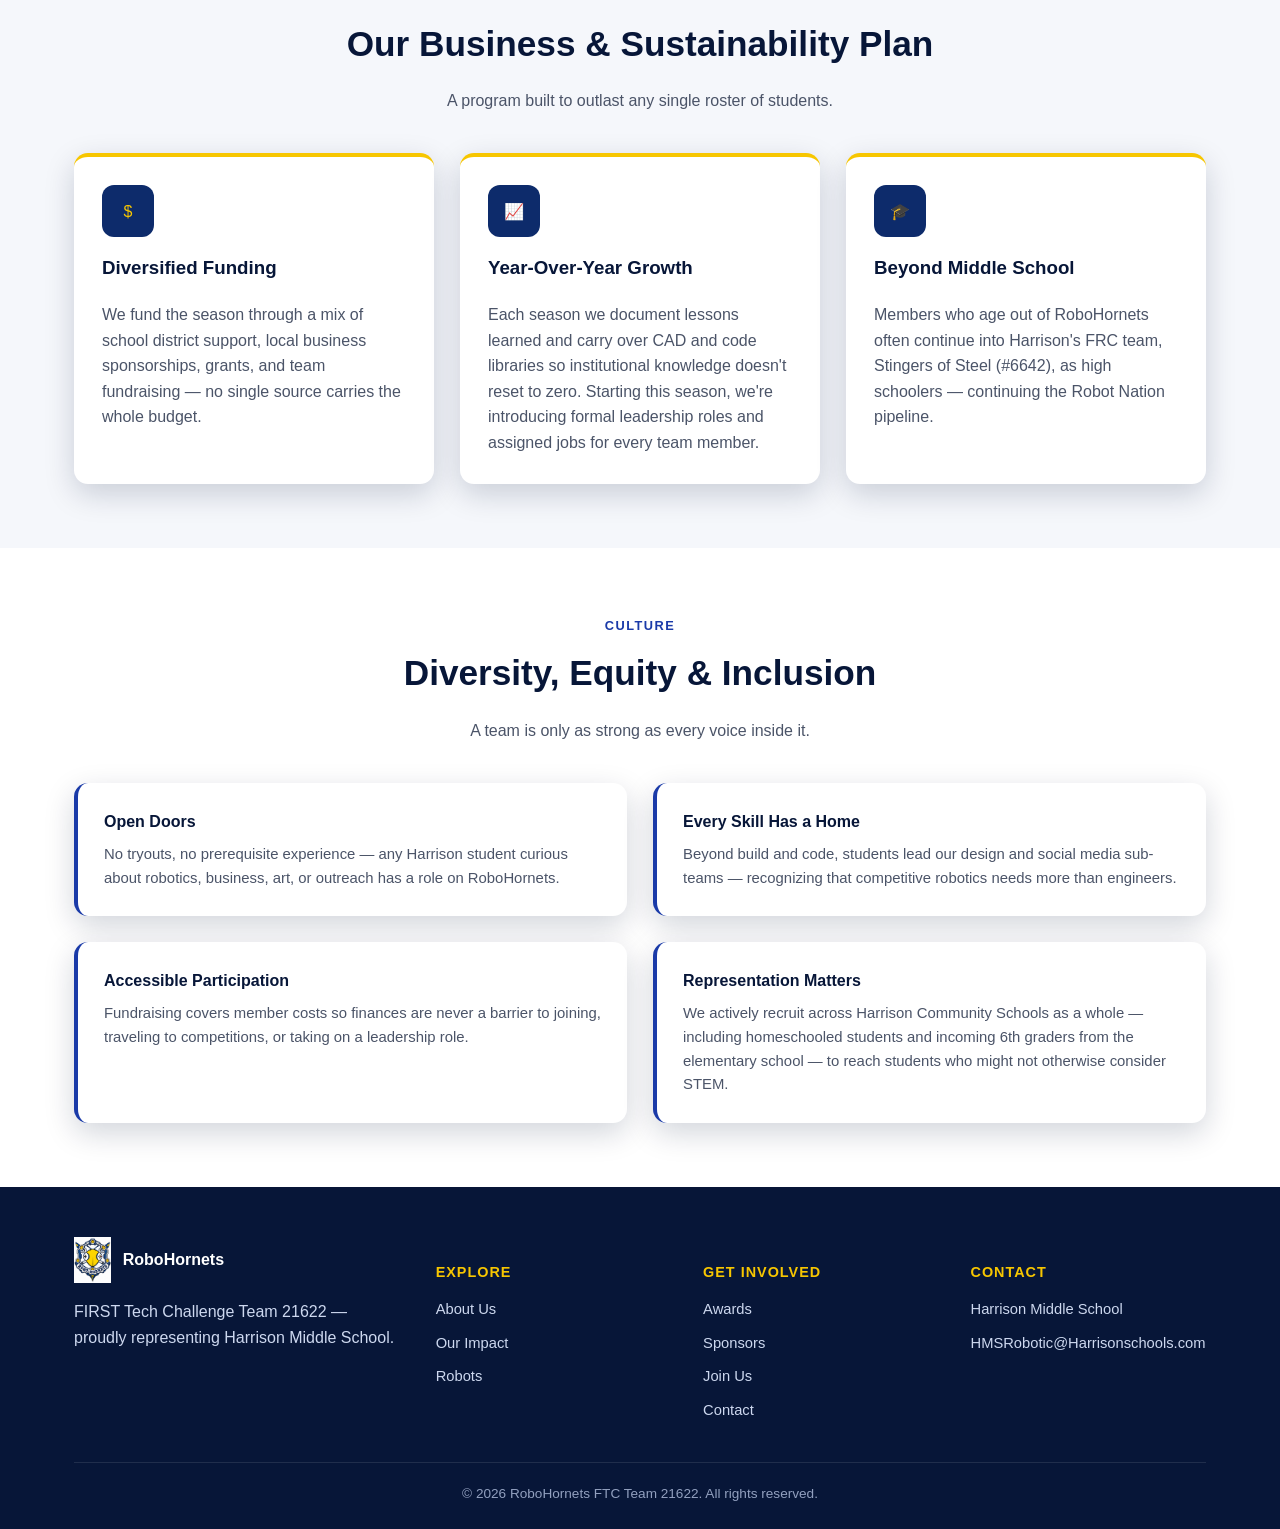
<file: impact.html>
<!DOCTYPE html>
<html lang="en">
<head>
<meta charset="UTF-8">
<meta name="viewport" content="width=device-width, initial-scale=1.0">
<title>Our Impact | RoboHornets</title>
<meta name="description" content="RoboHornets' community impact, outreach, sustainability plan, and diversity commitment — FTC Team 21622.">
<link rel="icon" href="assets/images/logo-primary.png">
<link rel="stylesheet" href="css/style.css">
</head>
<body>

<header class="site-header">
  <div class="container">
    <a href="index.html" class="brand">
      <img src="assets/images/logo-primary.png" alt="RoboHornets logo">
      <span>RoboHornets<small>FTC Team 21622</small></span>
    </a>
    <button class="nav-toggle" aria-label="Toggle menu"><span></span><span></span><span></span></button>
    <nav class="main-nav">
      <ul>
        <li><a href="index.html">Home</a></li>
        <li><a href="about.html">About</a></li>
        <li><a href="impact.html" class="active">Impact</a></li>
        <li><a href="robots.html">Robots</a></li>
        <li><a href="awards.html">Awards</a></li>
        <li><a href="sponsors.html">Sponsors</a></li>
        <li><a href="contact.html" class="nav-cta">Contact</a></li>
      </ul>
    </nav>
  </div>
</header>

<section class="hero hero-small honeycomb-bg">
  <div class="container">
    <span class="eyebrow">Connect &amp; Motivate</span>
    <h1>Our Impact On &amp; Off the Field</h1>
    <p class="lead">FTC Team 21622 measures success by more than match wins — it's the students we bring into STEM, the community we serve, and the program we're building to outlast any one season.</p>
  </div>
</section>

<section>
  <div class="container">
    <div class="section-head">
      <span class="tag">By the Numbers</span>
      <h2>Our Reach in the Community</h2>
      <p>Estimated figures based on our 2+ signature annual community events — not precise tracked counts.</p>
    </div>
    <!-- TODO: These are rough estimates from the July 4th parade + community street
         fair (free STEM kits, robot demos), not hard tracked numbers. Team also does
         untracked outreach (e.g. food distribution) with no reliable count available. -->
    <div class="grid grid-2">
      <div class="metric-card">
        <div class="metric-num">500+ <span style="font-size:0.4em; font-weight:700;">(est.)</span></div>
        <div class="metric-label">Community members reached — annual 4th of July parade &amp; street fair</div>
      </div>
      <div class="metric-card">
        <div class="metric-num">2+</div>
        <div class="metric-label">Signature community events each year (parade, street fair &amp; more)</div>
      </div>
    </div>
  </div>
</section>

<section class="alt-bg">
  <div class="container">
    <div class="section-head">
      <span class="tag">Outreach &amp; Mentorship</span>
      <h2>Growing the Next Generation of the Hive</h2>
      <p>Every RoboHornets member gives back — because our own program started the same way.</p>
    </div>
    <div class="grid grid-3">
      <div class="card">
        <div class="icon">🐝</div>
        <h3>Robot Nation Pipeline</h3>
        <p>Team 21622 is part of Harrison Community Schools' Robot Nation pipeline — alongside FLL teams #61090 and #63040 and FRC's Stingers of Steel (#6642) — a K&ndash;12 robotics program built to grow together.</p>
      </div>
      <div class="card">
        <div class="icon">🔧</div>
        <h3>STEM Kits &amp; Demos</h3>
        <p>We give out free STEM kits and run hands-on robot demos at community events like the 4th of July parade and our local street fair.</p>
      </div>
      <div class="card">
        <div class="icon">🤝</div>
        <h3>Rookie Team Support</h3>
        <p>We share CAD files, code, and build advice with newer FIRST teams in our district — competing hard on the field, helping freely off it.</p>
      </div>
    </div>
  </div>
</section>

<section>
  <div class="container">
    <div class="section-head">
      <span class="tag">Sustainability &amp; Growth</span>
      <h2>Our Business &amp; Sustainability Plan</h2>
      <p>A program built to outlast any single roster of students.</p>
    </div>
    <div class="grid grid-3">
      <div class="card">
        <div class="icon">$</div>
        <h3>Diversified Funding</h3>
        <p>We fund the season through a mix of school district support, local business sponsorships, grants, and team fundraising — no single source carries the whole budget.</p>
      </div>
      <div class="card">
        <div class="icon">📈</div>
        <h3>Year-Over-Year Growth</h3>
        <p>Each season we document lessons learned and carry over CAD and code libraries so institutional knowledge doesn't reset to zero. Starting this season, we're introducing formal leadership roles and assigned jobs for every team member.</p>
      </div>
      <div class="card">
        <div class="icon">🎓</div>
        <h3>Beyond Middle School</h3>
        <p>Members who age out of RoboHornets often continue into Harrison's FRC team, Stingers of Steel (#6642), as high schoolers — continuing the Robot Nation pipeline.</p>
      </div>
    </div>
  </div>
</section>

<section class="alt-bg">
  <div class="container">
    <div class="section-head">
      <span class="tag">Culture</span>
      <h2>Diversity, Equity &amp; Inclusion</h2>
      <p>A team is only as strong as every voice inside it.</p>
    </div>
    <div class="grid grid-2">
      <div class="value-card">
        <h4>Open Doors</h4>
        <p>No tryouts, no prerequisite experience — any Harrison student curious about robotics, business, art, or outreach has a role on RoboHornets.</p>
      </div>
      <div class="value-card">
        <h4>Every Skill Has a Home</h4>
        <p>Beyond build and code, students lead our design and social media sub-teams — recognizing that competitive robotics needs more than engineers.</p>
      </div>
      <div class="value-card">
        <h4>Accessible Participation</h4>
        <p>Fundraising covers member costs so finances are never a barrier to joining, traveling to competitions, or taking on a leadership role.</p>
      </div>
      <div class="value-card">
        <h4>Representation Matters</h4>
        <p>We actively recruit across Harrison Community Schools as a whole — including homeschooled students and incoming 6th graders from the elementary school — to reach students who might not otherwise consider STEM.</p>
      </div>
    </div>
  </div>
</section>

<!-- TODO: Restore a "For Award Judges" box here once real files exist:
     engineering notebook (in progress, not yet digitized), impact statement,
     and sponsorship packet. Do not link to assets/docs/*.pdf until they are
     actually uploaded — all three were previously broken links. -->

<footer class="site-footer">
  <div class="container">
    <div class="footer-grid">
      <div>
        <div class="footer-brand">
          <img src="assets/images/logo-primary.png" alt="RoboHornets logo">
          <span>RoboHornets</span>
        </div>
        <p>FIRST Tech Challenge Team 21622 — proudly representing Harrison Middle School.</p>
      </div>
      <div>
        <h5>Explore</h5>
        <ul>
          <li><a href="about.html">About Us</a></li>
          <li><a href="impact.html">Our Impact</a></li>
          <li><a href="robots.html">Robots</a></li>
        </ul>
      </div>
      <div>
        <h5>Get Involved</h5>
        <ul>
          <li><a href="awards.html">Awards</a></li>
          <li><a href="sponsors.html">Sponsors</a></li>
          <li><a href="contact.html">Join Us</a></li>
          <li><a href="contact.html">Contact</a></li>
        </ul>
      </div>
      <div>
        <h5>Contact</h5>
        <ul>
          <li>Harrison Middle School</li>
          <li>HMSRobotic@Harrisonschools.com</li>
        </ul>
      </div>
    </div>
    <div class="footer-bottom">
      &copy; <span data-year>2026</span> RoboHornets FTC Team 21622. All rights reserved.
    </div>
  </div>
</footer>

<script src="js/main.js"></script>
</body>
</html>
</file>
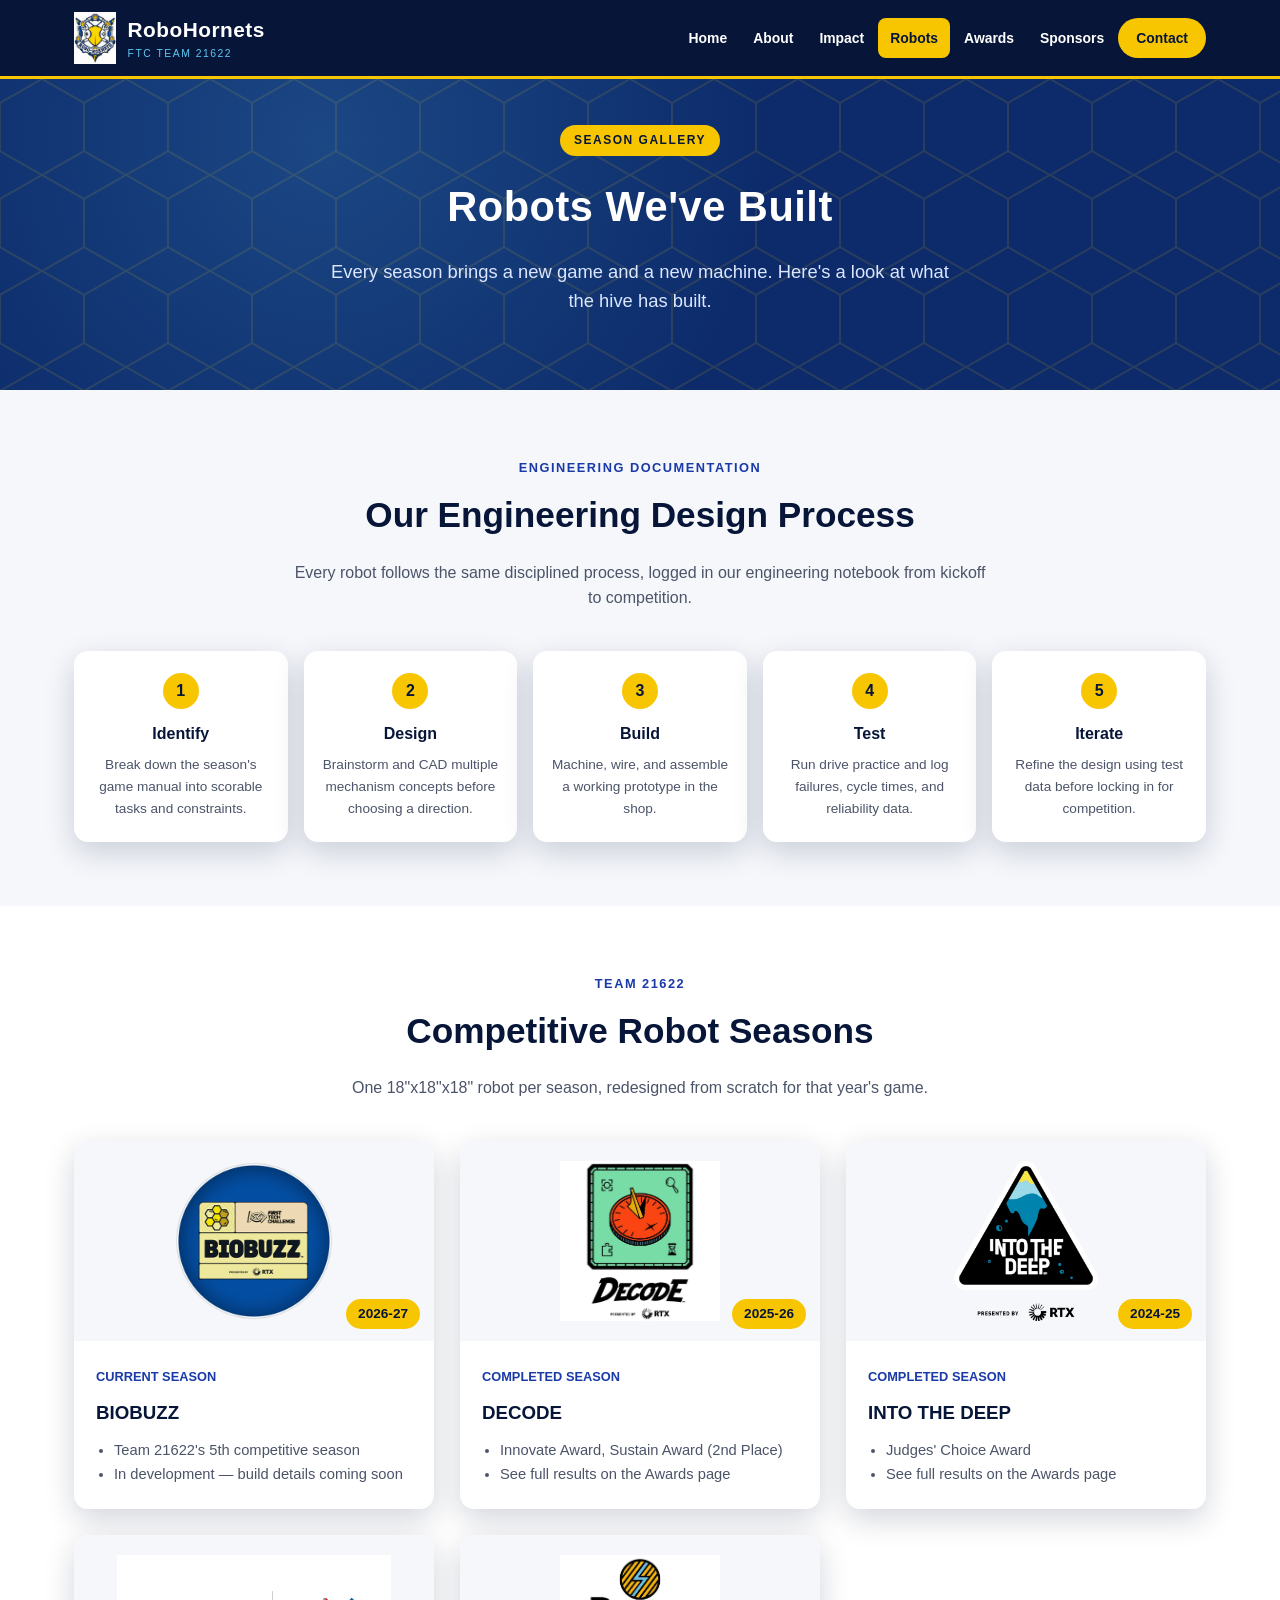
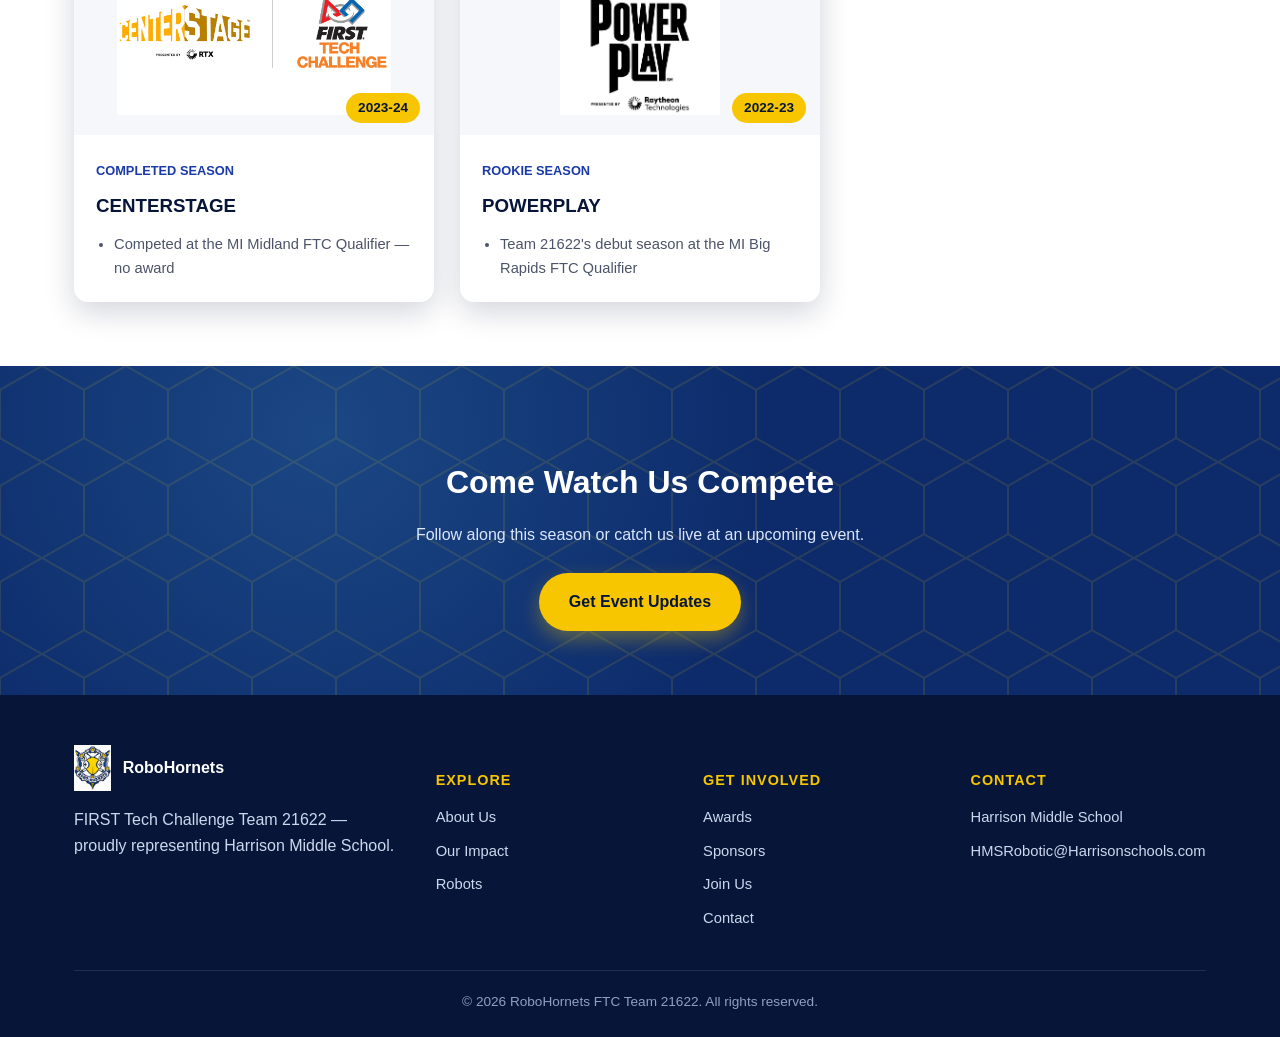
<file: robots.html>
<!DOCTYPE html>
<html lang="en">
<head>
<meta charset="UTF-8">
<meta name="viewport" content="width=device-width, initial-scale=1.0">
<title>Robots &amp; Seasons | RoboHornets</title>
<meta name="description" content="See the robots RoboHornets, FTC Team 21622, has built season by season.">
<link rel="icon" href="assets/images/logo-primary.png">
<link rel="stylesheet" href="css/style.css">
</head>
<body>

<header class="site-header">
  <div class="container">
    <a href="index.html" class="brand">
      <img src="assets/images/logo-primary.png" alt="RoboHornets logo">
      <span>RoboHornets<small>FTC Team 21622</small></span>
    </a>
    <button class="nav-toggle" aria-label="Toggle menu"><span></span><span></span><span></span></button>
    <nav class="main-nav">
      <ul>
        <li><a href="index.html">Home</a></li>
        <li><a href="about.html">About</a></li>
        <li><a href="impact.html">Impact</a></li>
        <li><a href="robots.html" class="active">Robots</a></li>
        <li><a href="awards.html">Awards</a></li>
        <li><a href="sponsors.html">Sponsors</a></li>
        <li><a href="contact.html" class="nav-cta">Contact</a></li>
      </ul>
    </nav>
  </div>
</header>

<section class="hero hero-small honeycomb-bg">
  <div class="container">
    <span class="eyebrow">Season Gallery</span>
    <h1>Robots We've Built</h1>
    <p class="lead">Every season brings a new game and a new machine. Here's a look at what the hive has built.</p>
  </div>
</section>

<section>
  <div class="container">
    <div class="section-head">
      <span class="tag">Engineering Documentation</span>
      <h2>Our Engineering Design Process</h2>
      <p>Every robot follows the same disciplined process, logged in our engineering notebook from kickoff to competition.</p>
    </div>
    <div class="process-steps">
      <div class="process-step">
        <div class="step-num">1</div>
        <h4>Identify</h4>
        <p>Break down the season's game manual into scorable tasks and constraints.</p>
      </div>
      <div class="process-step">
        <div class="step-num">2</div>
        <h4>Design</h4>
        <p>Brainstorm and CAD multiple mechanism concepts before choosing a direction.</p>
      </div>
      <div class="process-step">
        <div class="step-num">3</div>
        <h4>Build</h4>
        <p>Machine, wire, and assemble a working prototype in the shop.</p>
      </div>
      <div class="process-step">
        <div class="step-num">4</div>
        <h4>Test</h4>
        <p>Run drive practice and log failures, cycle times, and reliability data.</p>
      </div>
      <div class="process-step">
        <div class="step-num">5</div>
        <h4>Iterate</h4>
        <p>Refine the design using test data before locking in for competition.</p>
      </div>
    </div>
  </div>
</section>

<section class="alt-bg">
  <div class="container">
    <div class="section-head">
      <span class="tag">Team 21622</span>
      <h2>Competitive Robot Seasons</h2>
      <p>One 18"x18"x18" robot per season, redesigned from scratch for that year's game.</p>
    </div>
    <!-- TODO: Team 21622 does not name its robots per season. Build details/mechanisms
         below are intentionally left out until real specs are supplied — do not invent. -->
    <div class="grid grid-3">
      <div class="robot-card">
        <div class="robot-photo" data-year="2026-27"><img src="assets/images/game-biobuzz.png" alt="BIOBUZZ game logo"></div>
        <div class="info">
          <span class="season-tag">Current Season</span>
          <h3>BIOBUZZ</h3>
          <ul>
            <li>Team 21622's 5th competitive season</li>
            <li>In development — build details coming soon</li>
          </ul>
        </div>
      </div>
      <div class="robot-card">
        <div class="robot-photo" data-year="2025-26"><img src="assets/images/game-decode.jpg" alt="DECODE game logo"></div>
        <div class="info">
          <span class="season-tag">Completed Season</span>
          <h3>DECODE</h3>
          <ul>
            <li>Innovate Award, Sustain Award (2nd Place)</li>
            <li>See full results on the <a href="awards.html">Awards page</a></li>
          </ul>
        </div>
      </div>
      <div class="robot-card">
        <div class="robot-photo" data-year="2024-25"><img src="assets/images/game-intothedeep.webp" alt="INTO THE DEEP game logo"></div>
        <div class="info">
          <span class="season-tag">Completed Season</span>
          <h3>INTO THE DEEP</h3>
          <ul>
            <li>Judges' Choice Award</li>
            <li>See full results on the <a href="awards.html">Awards page</a></li>
          </ul>
        </div>
      </div>
      <div class="robot-card">
        <div class="robot-photo" data-year="2023-24"><img src="assets/images/game-centerstage.png" alt="CENTERSTAGE game logo"></div>
        <div class="info">
          <span class="season-tag">Completed Season</span>
          <h3>CENTERSTAGE</h3>
          <ul>
            <li>Competed at the MI Midland FTC Qualifier — no award</li>
          </ul>
        </div>
      </div>
      <div class="robot-card">
        <div class="robot-photo" data-year="2022-23"><img src="assets/images/game-powerplay.jpg" alt="POWERPLAY game logo"></div>
        <div class="info">
          <span class="season-tag">Rookie Season</span>
          <h3>POWERPLAY</h3>
          <ul>
            <li>Team 21622's debut season at the MI Big Rapids FTC Qualifier</li>
          </ul>
        </div>
      </div>
    </div>
  </div>
</section>

<section class="honeycomb-bg" style="color:#fff; text-align:center;">
  <div class="container">
    <h2 style="color:#fff; font-size:2rem; margin-bottom:14px;">Come Watch Us Compete</h2>
    <p style="color:#dbe6ff; max-width:600px; margin:0 auto 26px;">Follow along this season or catch us live at an upcoming event.</p>
    <a href="contact.html" class="btn btn-gold">Get Event Updates</a>
  </div>
</section>

<footer class="site-footer">
  <div class="container">
    <div class="footer-grid">
      <div>
        <div class="footer-brand">
          <img src="assets/images/logo-primary.png" alt="RoboHornets logo">
          <span>RoboHornets</span>
        </div>
        <p>FIRST Tech Challenge Team 21622 — proudly representing Harrison Middle School.</p>
      </div>
      <div>
        <h5>Explore</h5>
        <ul>
          <li><a href="about.html">About Us</a></li>
          <li><a href="impact.html">Our Impact</a></li>
          <li><a href="robots.html">Robots</a></li>
        </ul>
      </div>
      <div>
        <h5>Get Involved</h5>
        <ul>
          <li><a href="awards.html">Awards</a></li>
          <li><a href="sponsors.html">Sponsors</a></li>
          <li><a href="contact.html">Join Us</a></li>
          <li><a href="contact.html">Contact</a></li>
        </ul>
      </div>
      <div>
        <h5>Contact</h5>
        <ul>
          <li>Harrison Middle School</li>
          <li>HMSRobotic@Harrisonschools.com</li>
        </ul>
      </div>
    </div>
    <div class="footer-bottom">
      &copy; <span data-year>2026</span> RoboHornets FTC Team 21622. All rights reserved.
    </div>
  </div>
</footer>

<script src="js/main.js"></script>
</body>
</html>
</file>
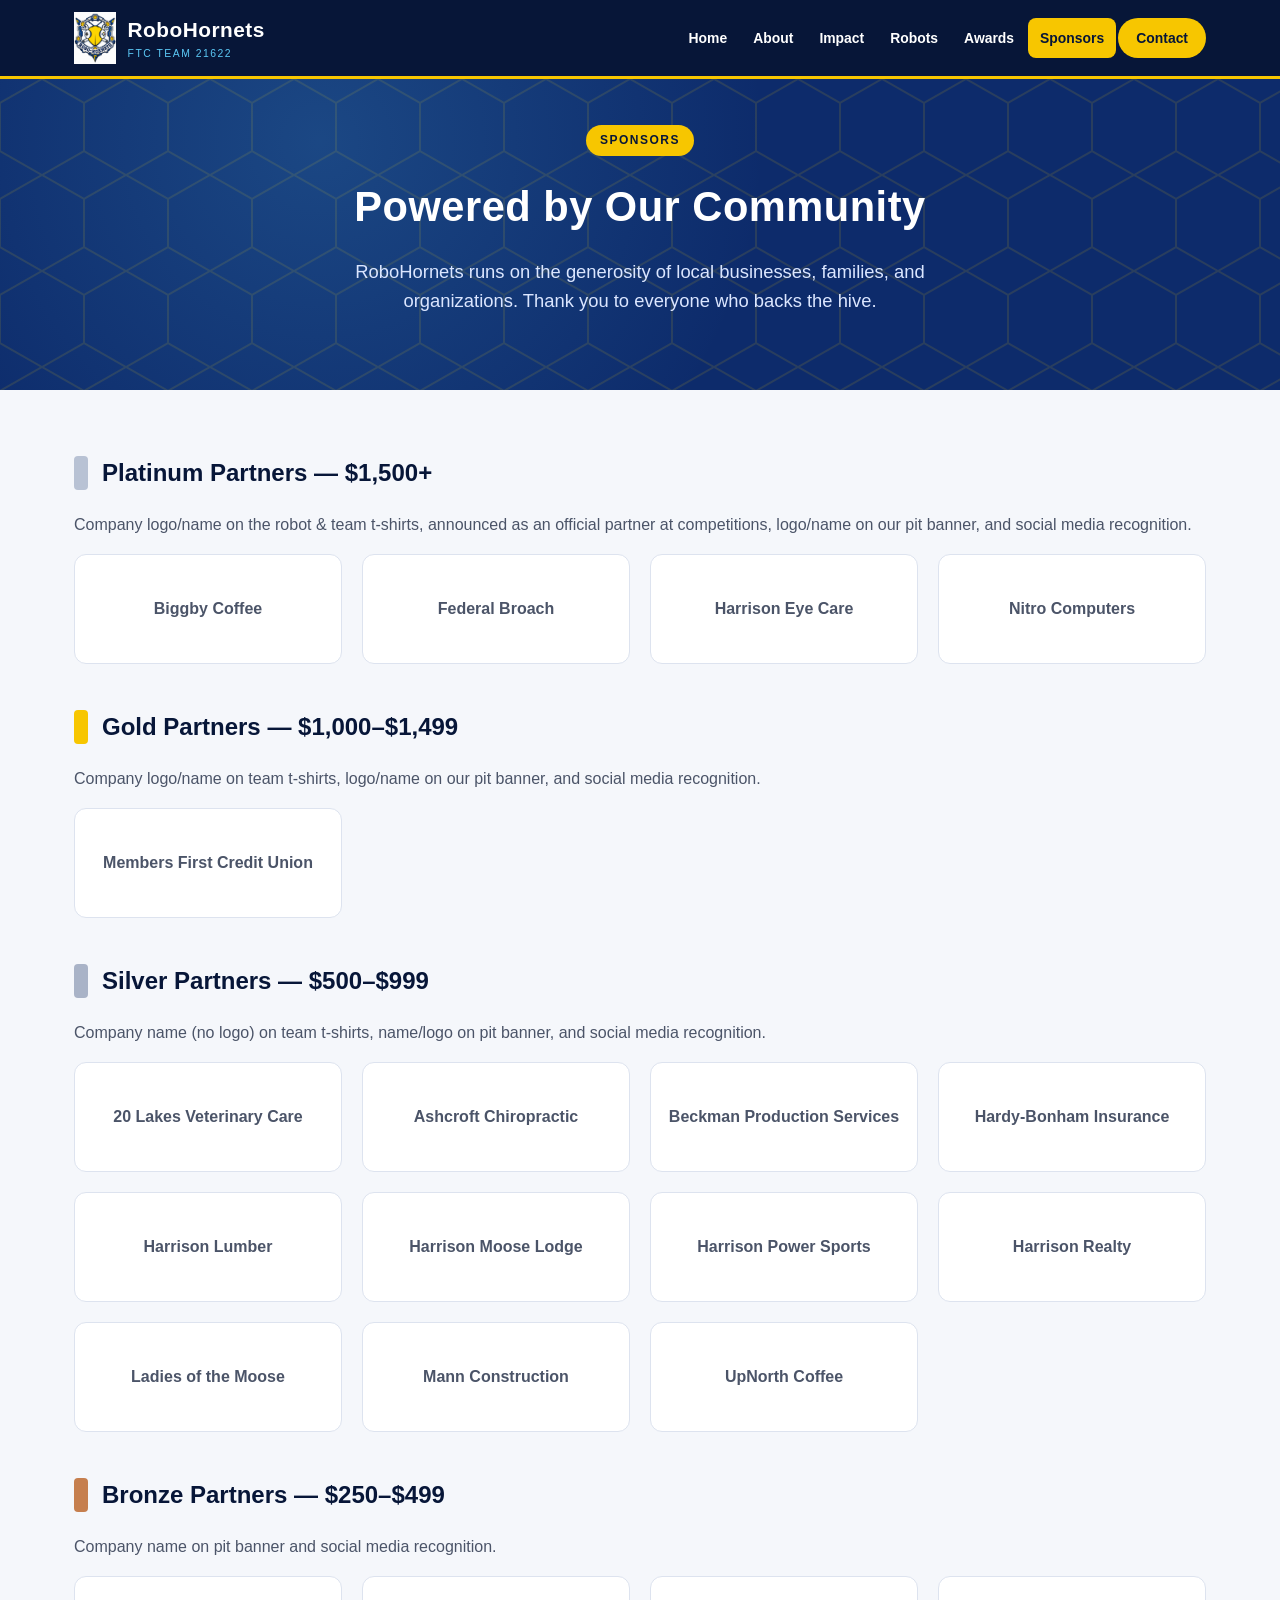
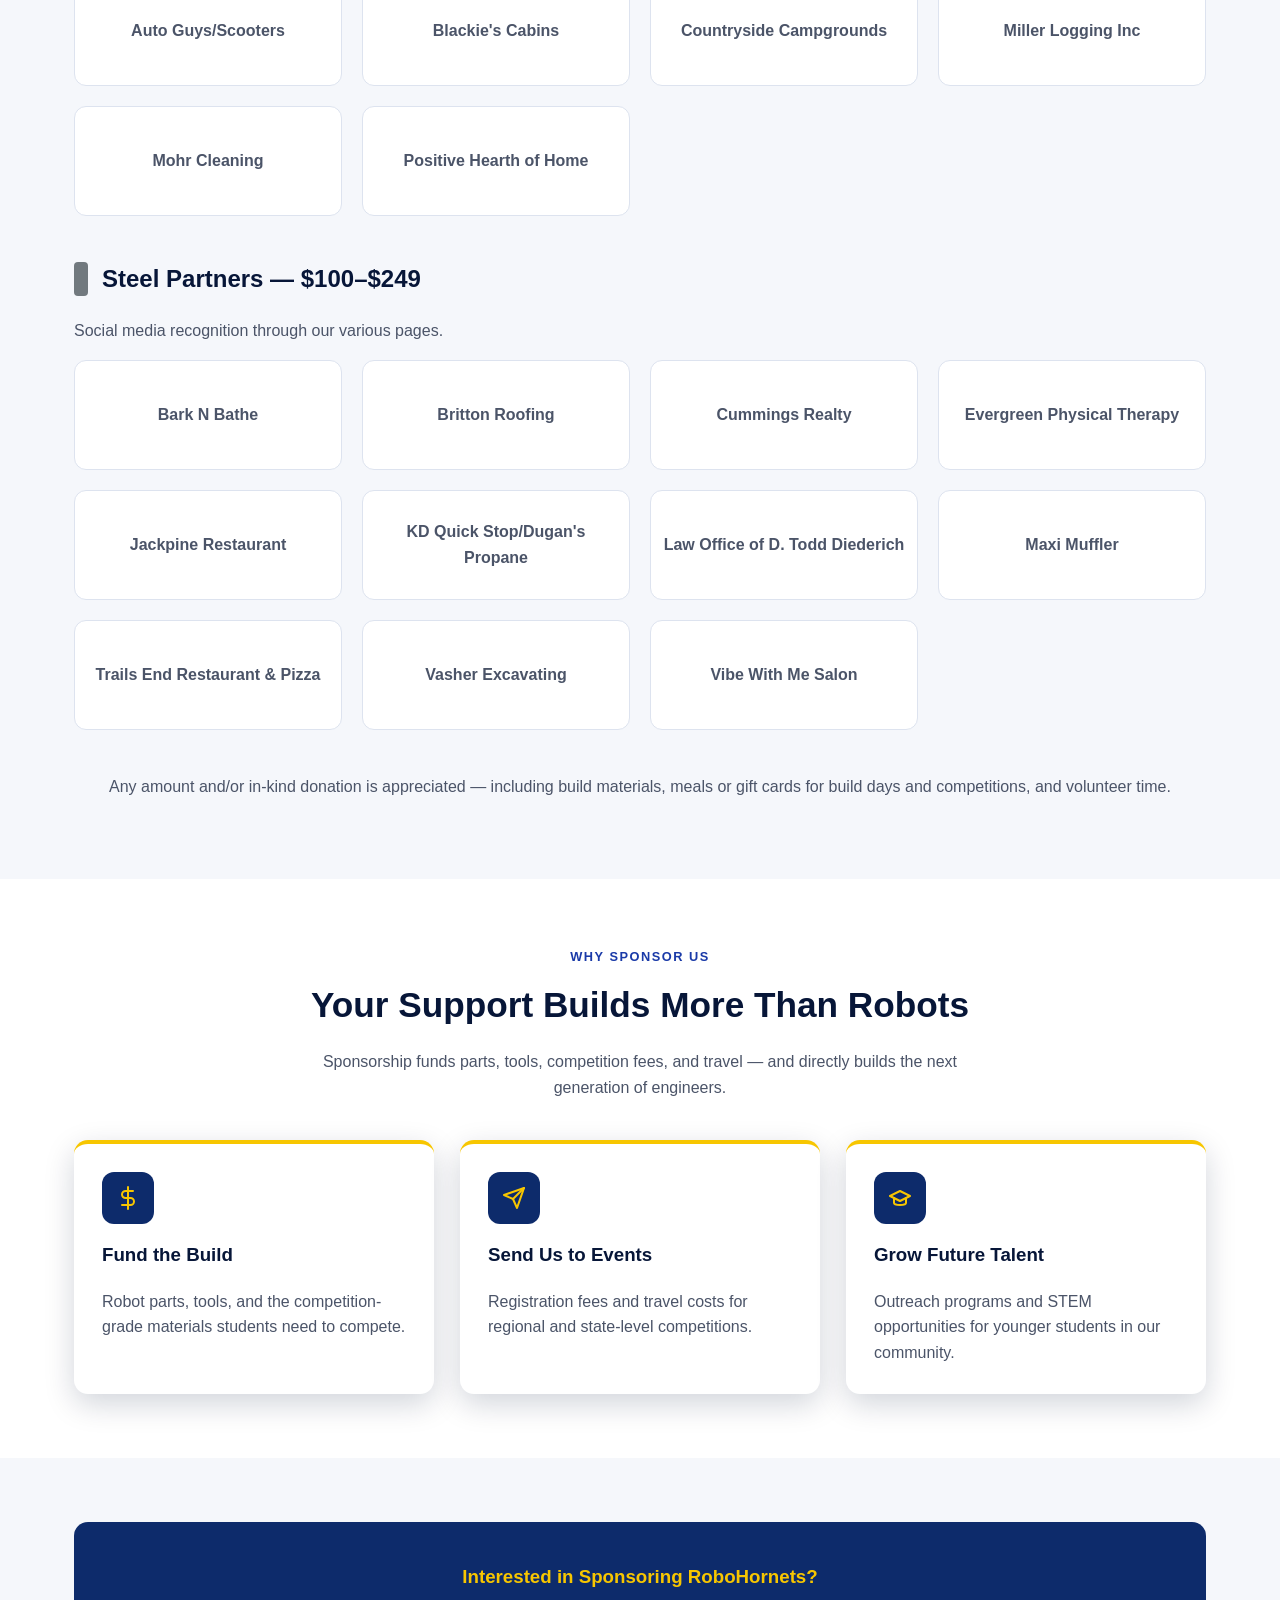
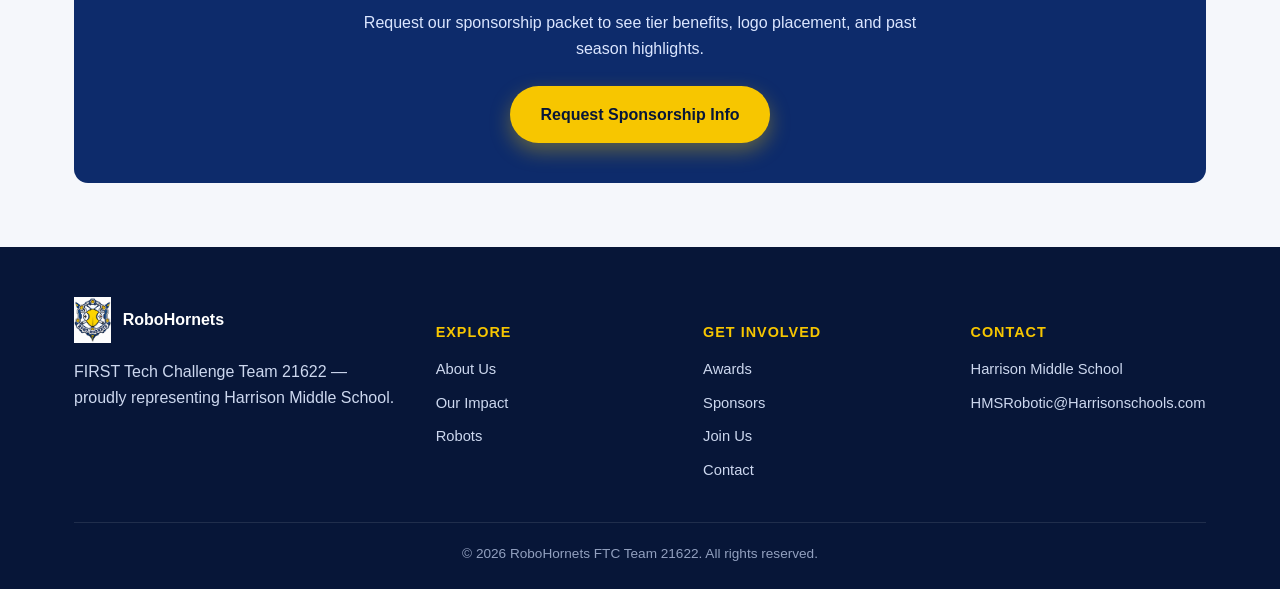
<file: sponsors.html>
<!DOCTYPE html>
<html lang="en">
<head>
<meta charset="UTF-8">
<meta name="viewport" content="width=device-width, initial-scale=1.0">
<title>Sponsors | RoboHornets</title>
<meta name="description" content="Support RoboHornets, FTC Team 21622. See our sponsors and sponsorship tiers.">
<link rel="icon" href="assets/images/logo-primary.png">
<link rel="stylesheet" href="css/style.css">
</head>
<body>

<header class="site-header">
  <div class="container">
    <a href="index.html" class="brand">
      <img src="assets/images/logo-primary.png" alt="RoboHornets logo">
      <span>RoboHornets<small>FTC Team 21622</small></span>
    </a>
    <button class="nav-toggle" aria-label="Toggle menu"><span></span><span></span><span></span></button>
    <nav class="main-nav">
      <ul>
        <li><a href="index.html">Home</a></li>
        <li><a href="about.html">About</a></li>
        <li><a href="impact.html">Impact</a></li>
        <li><a href="robots.html">Robots</a></li>
        <li><a href="awards.html">Awards</a></li>
        <li><a href="sponsors.html" class="active">Sponsors</a></li>
        <li><a href="contact.html" class="nav-cta">Contact</a></li>
      </ul>
    </nav>
  </div>
</header>

<section class="hero hero-small honeycomb-bg">
  <div class="container">
    <span class="eyebrow">Sponsors</span>
    <h1>Powered by Our Community</h1>
    <p class="lead">RoboHornets runs on the generosity of local businesses, families, and organizations. Thank you to everyone who backs the hive.</p>
  </div>
</section>

<section>
  <div class="container">
    <div class="tier-block">
      <div class="tier-heading">
        <span class="swatch platinum-tier"></span>
        <h2 style="margin:0; color:var(--navy-dark);">Platinum Partners — $1,500+</h2>
      </div>
      <p style="color:var(--gray-text); margin:0 0 16px;">Company logo/name on the robot &amp; team t-shirts, announced as an official partner at competitions, logo/name on our pit banner, and social media recognition.</p>
      <div class="sponsor-grid">
        <div class="sponsor-logo">Biggby Coffee</div>
        <div class="sponsor-logo">Federal Broach</div>
        <div class="sponsor-logo">Harrison Eye Care</div>
        <div class="sponsor-logo">Nitro Computers</div>
      </div>
    </div>

    <div class="tier-block">
      <div class="tier-heading">
        <span class="swatch gold-tier"></span>
        <h2 style="margin:0; color:var(--navy-dark);">Gold Partners — $1,000&ndash;$1,499</h2>
      </div>
      <p style="color:var(--gray-text); margin:0 0 16px;">Company logo/name on team t-shirts, logo/name on our pit banner, and social media recognition.</p>
      <div class="sponsor-grid">
        <div class="sponsor-logo">Members First Credit Union</div>
      </div>
    </div>

    <div class="tier-block">
      <div class="tier-heading">
        <span class="swatch silver-tier"></span>
        <h2 style="margin:0; color:var(--navy-dark);">Silver Partners — $500&ndash;$999</h2>
      </div>
      <p style="color:var(--gray-text); margin:0 0 16px;">Company name (no logo) on team t-shirts, name/logo on pit banner, and social media recognition.</p>
      <div class="sponsor-grid">
        <div class="sponsor-logo">20 Lakes Veterinary Care</div>
        <div class="sponsor-logo">Ashcroft Chiropractic</div>
        <div class="sponsor-logo">Beckman Production Services</div>
        <div class="sponsor-logo">Hardy-Bonham Insurance</div>
        <div class="sponsor-logo">Harrison Lumber</div>
        <div class="sponsor-logo">Harrison Moose Lodge</div>
        <div class="sponsor-logo">Harrison Power Sports</div>
        <div class="sponsor-logo">Harrison Realty</div>
        <div class="sponsor-logo">Ladies of the Moose</div>
        <div class="sponsor-logo">Mann Construction</div>
        <div class="sponsor-logo">UpNorth Coffee</div>
      </div>
    </div>

    <div class="tier-block">
      <div class="tier-heading">
        <span class="swatch bronze-tier"></span>
        <h2 style="margin:0; color:var(--navy-dark);">Bronze Partners — $250&ndash;$499</h2>
      </div>
      <p style="color:var(--gray-text); margin:0 0 16px;">Company name on pit banner and social media recognition.</p>
      <div class="sponsor-grid">
        <div class="sponsor-logo">Auto Guys/Scooters</div>
        <div class="sponsor-logo">Blackie's Cabins</div>
        <div class="sponsor-logo">Countryside Campgrounds</div>
        <div class="sponsor-logo">Miller Logging Inc</div>
        <div class="sponsor-logo">Mohr Cleaning</div>
        <div class="sponsor-logo">Positive Hearth of Home</div>
      </div>
    </div>

    <div class="tier-block">
      <div class="tier-heading">
        <span class="swatch steel-tier"></span>
        <h2 style="margin:0; color:var(--navy-dark);">Steel Partners — $100&ndash;$249</h2>
      </div>
      <p style="color:var(--gray-text); margin:0 0 16px;">Social media recognition through our various pages.</p>
      <div class="sponsor-grid">
        <div class="sponsor-logo">Bark N Bathe</div>
        <div class="sponsor-logo">Britton Roofing</div>
        <div class="sponsor-logo">Cummings Realty</div>
        <div class="sponsor-logo">Evergreen Physical Therapy</div>
        <div class="sponsor-logo">Jackpine Restaurant</div>
        <div class="sponsor-logo">KD Quick Stop/Dugan's Propane</div>
        <div class="sponsor-logo">Law Office of D. Todd Diederich</div>
        <div class="sponsor-logo">Maxi Muffler</div>
        <div class="sponsor-logo">Trails End Restaurant &amp; Pizza</div>
        <div class="sponsor-logo">Vasher Excavating</div>
        <div class="sponsor-logo">Vibe With Me Salon</div>
      </div>
    </div>

    <p style="text-align:center; color:var(--gray-text); margin-top:10px;">Any amount and/or in-kind donation is appreciated — including build materials, meals or gift cards for build days and competitions, and volunteer time.</p>
  </div>
</section>

<section class="alt-bg">
  <div class="container">
    <div class="section-head">
      <span class="tag">Why Sponsor Us</span>
      <h2>Your Support Builds More Than Robots</h2>
      <p>Sponsorship funds parts, tools, competition fees, and travel — and directly builds the next generation of engineers.</p>
    </div>
    <div class="grid grid-3">
      <div class="card">
        <div class="icon"><svg viewBox="0 0 24 24" fill="none" stroke="currentColor" stroke-width="2" stroke-linecap="round" stroke-linejoin="round" aria-hidden="true"><line x1="12" y1="1" x2="12" y2="23"></line><path d="M17 5H9.5a3.5 3.5 0 0 0 0 7h5a3.5 3.5 0 0 1 0 7H6"></path></svg></div>
        <h3>Fund the Build</h3>
        <p>Robot parts, tools, and the competition-grade materials students need to compete.</p>
      </div>
      <div class="card">
        <div class="icon"><svg viewBox="0 0 24 24" fill="none" stroke="currentColor" stroke-width="2" stroke-linecap="round" stroke-linejoin="round" aria-hidden="true"><line x1="22" y1="2" x2="11" y2="13"></line><polygon points="22 2 15 22 11 13 2 9 22 2"></polygon></svg></div>
        <h3>Send Us to Events</h3>
        <p>Registration fees and travel costs for regional and state-level competitions.</p>
      </div>
      <div class="card">
        <div class="icon"><svg viewBox="0 0 24 24" fill="none" stroke="currentColor" stroke-width="2" stroke-linecap="round" stroke-linejoin="round" aria-hidden="true"><path d="M22 10 12 5 2 10l10 5 10-5Z"></path><path d="M6 12v5c0 1.1 2.7 2 6 2s6-.9 6-2v-5"></path></svg></div>
        <h3>Grow Future Talent</h3>
        <p>Outreach programs and STEM opportunities for younger students in our community.</p>
      </div>
    </div>
  </div>
</section>

<section>
  <div class="container">
    <div class="sponsor-cta">
      <h3>Interested in Sponsoring RoboHornets?</h3>
      <p style="max-width:560px; margin:0 auto 24px; color:#dbe6ff;">Request our sponsorship packet to see tier benefits, logo placement, and past season highlights.</p>
      <a href="contact.html" class="btn btn-gold">Request Sponsorship Info</a>
    </div>
  </div>
</section>

<footer class="site-footer">
  <div class="container">
    <div class="footer-grid">
      <div>
        <div class="footer-brand">
          <img src="assets/images/logo-primary.png" alt="RoboHornets logo">
          <span>RoboHornets</span>
        </div>
        <p>FIRST Tech Challenge Team 21622 — proudly representing Harrison Middle School.</p>
      </div>
      <div>
        <h5>Explore</h5>
        <ul>
          <li><a href="about.html">About Us</a></li>
          <li><a href="impact.html">Our Impact</a></li>
          <li><a href="robots.html">Robots</a></li>
        </ul>
      </div>
      <div>
        <h5>Get Involved</h5>
        <ul>
          <li><a href="awards.html">Awards</a></li>
          <li><a href="sponsors.html">Sponsors</a></li>
          <li><a href="contact.html">Join Us</a></li>
          <li><a href="contact.html">Contact</a></li>
        </ul>
      </div>
      <div>
        <h5>Contact</h5>
        <ul>
          <li>Harrison Middle School</li>
          <li>HMSRobotic@Harrisonschools.com</li>
        </ul>
      </div>
    </div>
    <div class="footer-bottom">
      &copy; <span data-year>2026</span> RoboHornets FTC Team 21622. All rights reserved.
    </div>
  </div>
</footer>

<script src="js/main.js"></script>
</body>
</html>
</file>
<file: css/style.css>
/* ===== RoboHornets — Harrison Hornet Robotics ===== */

:root {
  --navy-dark: #071638;
  --navy: #0d2b6b;
  --blue: #1a3aa8;
  --sky: #5bc8f5;
  --gold: #f7c600;
  --gold-dark: #d4a800;
  --black: #14161c;
  --white: #ffffff;
  --gray-light: #f5f7fb;
  --gray-mid: #dde3ef;
  --gray-text: #4b5468;
  --shadow: 0 10px 30px rgba(7, 22, 56, 0.18);
  --radius: 14px;
}

* { box-sizing: border-box; }

html { scroll-behavior: smooth; }

body {
  margin: 0;
  font-family: "Segoe UI", Roboto, Helvetica, Arial, sans-serif;
  color: var(--black);
  background: var(--gray-light);
  line-height: 1.6;
}

img { max-width: 100%; display: block; }

a { color: inherit; text-decoration: none; }

.container {
  max-width: 1180px;
  margin: 0 auto;
  padding: 0 24px;
}

/* ---------- Honeycomb texture ---------- */
.honeycomb-bg {
  background-color: var(--navy);
  background-image:
    radial-gradient(circle at 25% 20%, rgba(91, 200, 245, 0.18), transparent 45%),
    url("data:image/svg+xml,%3Csvg xmlns='http://www.w3.org/2000/svg' width='84' height='96' viewBox='0 0 84 96'%3E%3Cg fill='none' stroke='%23f7c600' stroke-opacity='0.12' stroke-width='2'%3E%3Cpath d='M42 0 L84 24 L84 72 L42 96 L0 72 L0 24 Z'/%3E%3C/g%3E%3C/svg%3E");
  background-size: auto, 84px 96px;
}

/* ---------- Header ---------- */
.site-header {
  position: sticky;
  top: 0;
  z-index: 100;
  background: var(--navy-dark);
  border-bottom: 3px solid var(--gold);
}

.site-header .container {
  display: flex;
  align-items: center;
  justify-content: space-between;
  height: 76px;
}

.brand {
  display: flex;
  align-items: center;
  gap: 12px;
  font-weight: 800;
  font-size: 1.3rem;
  color: var(--white);
  letter-spacing: 0.5px;
}

.brand img {
  height: 52px;
  width: auto;
}

.brand small {
  display: block;
  font-weight: 500;
  font-size: 0.65rem;
  color: var(--sky);
  letter-spacing: 1.5px;
  text-transform: uppercase;
}

nav.main-nav {
  display: flex;
  align-items: center;
  gap: 18px;
  flex: 1;
  justify-content: flex-end;
}

nav.main-nav ul {
  list-style: none;
  display: flex;
  gap: 2px;
  margin: 0;
  padding: 0;
}

nav.main-nav a {
  display: inline-block;
  padding: 9px 12px;
  color: var(--white);
  font-weight: 600;
  font-size: 0.87rem;
  border-radius: 8px;
  white-space: nowrap;
  transition: background 0.2s ease, color 0.2s ease;
}

nav.main-nav a:hover,
nav.main-nav a.active {
  background: var(--gold);
  color: var(--navy-dark);
}

.nav-cta {
  background: var(--gold);
  color: var(--navy-dark) !important;
  font-weight: 800 !important;
  padding: 9px 18px !important;
  border-radius: 999px !important;
}

.nav-cta:hover { background: var(--white) !important; }

.nav-toggle {
  display: none;
  background: none;
  border: 2px solid var(--gold);
  border-radius: 8px;
  padding: 8px 10px;
  cursor: pointer;
}

.nav-toggle span {
  display: block;
  width: 22px;
  height: 2px;
  background: var(--gold);
  margin: 4px 0;
}

/* ---------- Hero ---------- */
.hero {
  color: var(--white);
  padding: 70px 0 60px;
  text-align: center;
  position: relative;
  overflow: hidden;
}

.hero .eyebrow {
  display: inline-block;
  background: var(--gold);
  color: var(--navy-dark);
  font-weight: 800;
  font-size: 0.75rem;
  letter-spacing: 1.5px;
  text-transform: uppercase;
  padding: 6px 14px;
  border-radius: 999px;
  margin-bottom: 18px;
}

.hero h1 {
  font-size: clamp(2rem, 5vw, 3.4rem);
  margin: 0 0 16px;
  font-weight: 900;
  letter-spacing: 0.5px;
}

.hero p.lead {
  max-width: 640px;
  margin: 0 auto 28px;
  font-size: 1.15rem;
  color: #dbe6ff;
}

.hero-small {
  padding: 46px 0;
}

.hero-small h1 {
  font-size: clamp(1.8rem, 4vw, 2.6rem);
}

.btn {
  display: inline-block;
  padding: 14px 28px;
  border-radius: 999px;
  font-weight: 700;
  font-size: 1rem;
  cursor: pointer;
  border: 2px solid transparent;
  transition: transform 0.15s ease, box-shadow 0.15s ease;
}

.btn:hover { transform: translateY(-2px); }

.btn-gold {
  background: var(--gold);
  color: var(--navy-dark);
  box-shadow: 0 8px 20px rgba(247, 198, 0, 0.35);
}

.btn-outline {
  background: transparent;
  color: var(--white);
  border-color: var(--white);
}

.btn-navy {
  background: var(--navy);
  color: var(--white);
  box-shadow: 0 8px 20px rgba(13, 43, 107, 0.3);
}

.btn-row {
  display: flex;
  gap: 14px;
  justify-content: center;
  flex-wrap: wrap;
}

/* ---------- Sections ---------- */
section { padding: 64px 0; }

.section-head {
  text-align: center;
  max-width: 700px;
  margin: 0 auto 40px;
}

.section-head .tag {
  color: var(--blue);
  font-weight: 800;
  letter-spacing: 1.5px;
  font-size: 0.8rem;
  text-transform: uppercase;
}

.section-head h2 {
  font-size: clamp(1.6rem, 3.5vw, 2.2rem);
  margin: 8px 0 12px;
  color: var(--navy-dark);
}

.section-head p { color: var(--gray-text); }

.alt-bg { background: var(--white); }

/* ---------- Cards / Grid ---------- */
.grid {
  display: grid;
  gap: 26px;
}

.grid-3 { grid-template-columns: repeat(3, 1fr); }
.grid-2 { grid-template-columns: repeat(2, 1fr); }
.grid-4 { grid-template-columns: repeat(4, 1fr); }

.card {
  background: var(--white);
  border-radius: var(--radius);
  padding: 28px;
  box-shadow: var(--shadow);
  border-top: 4px solid var(--gold);
}

.card h3 {
  color: var(--navy-dark);
  margin-top: 0;
}

.card p { color: var(--gray-text); margin-bottom: 0; }

.card .icon {
  width: 52px;
  height: 52px;
  border-radius: 12px;
  background: var(--navy);
  color: var(--gold);
  display: flex;
  align-items: center;
  justify-content: center;
  margin-bottom: 16px;
}

/* ---------- Sub-team strip ---------- */
.subteam-strip {
  display: grid;
  grid-template-columns: repeat(2, 1fr);
  gap: 24px;
}

.subteam-card {
  background: var(--navy-dark);
  border-radius: var(--radius);
  color: var(--white);
  padding: 30px;
  display: flex;
  gap: 20px;
  align-items: center;
  border: 1px solid rgba(247, 198, 0, 0.25);
}

.subteam-card img {
  width: 96px;
  height: 96px;
  object-fit: contain;
  flex-shrink: 0;
}

.subteam-card h3 { margin: 0 0 6px; color: var(--gold); }
.subteam-card p { margin: 0; color: #cdd8ef; font-size: 0.95rem; }

/* ---------- Stats ---------- */
.stats-bar {
  background: var(--navy-dark);
  color: var(--white);
  padding: 40px 0;
}

.stats-bar .grid-4 { text-align: center; }

.stats-bar .stat-num {
  font-size: 2.4rem;
  font-weight: 900;
  color: var(--gold);
}

.stats-bar .stat-label {
  font-size: 0.85rem;
  letter-spacing: 1px;
  text-transform: uppercase;
  color: #cdd8ef;
}

/* ---------- Team / people ---------- */
.person-card {
  background: var(--white);
  border-radius: var(--radius);
  overflow: hidden;
  box-shadow: var(--shadow);
  text-align: center;
}

.person-photo {
  height: 190px;
  background: linear-gradient(160deg, var(--navy), var(--blue));
  display: flex;
  align-items: center;
  justify-content: center;
  color: var(--gold);
  font-size: 2.4rem;
  font-weight: 900;
}

.person-card .info { padding: 20px; }
.person-card h4 { margin: 0 0 4px; color: var(--navy-dark); }
.person-card .role {
  color: var(--blue);
  font-weight: 700;
  font-size: 0.85rem;
  text-transform: uppercase;
  letter-spacing: 0.5px;
}
.person-card p.bio {
  color: var(--gray-text);
  font-size: 0.92rem;
  margin: 10px 0 0;
}

.team-group-title {
  margin: 50px 0 24px;
  font-size: 1.4rem;
  color: var(--navy-dark);
  border-left: 5px solid var(--gold);
  padding-left: 14px;
}

/* ---------- Gallery / Robots ---------- */
.robot-card {
  background: var(--white);
  border-radius: var(--radius);
  box-shadow: var(--shadow);
  overflow: hidden;
}

.robot-photo {
  height: 200px;
  background: var(--gray-light);
  position: relative;
  display: flex;
  align-items: center;
  justify-content: center;
  padding: 20px;
}

.robot-photo img {
  max-height: 100%;
  max-width: 100%;
  object-fit: contain;
}

.robot-photo::after {
  content: attr(data-year);
  position: absolute;
  bottom: 12px;
  right: 14px;
  background: var(--gold);
  color: var(--navy-dark);
  font-weight: 800;
  padding: 4px 12px;
  border-radius: 999px;
  font-size: 0.85rem;
}

.robot-card .info { padding: 22px; }
.robot-card h3 { margin: 0 0 6px; color: var(--navy-dark); }
.robot-card .season-tag {
  display: inline-block;
  color: var(--blue);
  font-weight: 700;
  font-size: 0.8rem;
  text-transform: uppercase;
  margin-bottom: 10px;
}
.robot-card ul {
  margin: 12px 0 0;
  padding-left: 18px;
  color: var(--gray-text);
  font-size: 0.92rem;
}

/* ---------- Sponsors ---------- */
.tier-block {
  margin-bottom: 44px;
}

.tier-heading {
  display: flex;
  align-items: center;
  gap: 14px;
  margin-bottom: 20px;
}

.tier-heading .swatch {
  width: 14px;
  height: 34px;
  border-radius: 4px;
}

.swatch.platinum-tier { background: #b8c2d4; }
.swatch.gold-tier { background: var(--gold); }
.swatch.silver-tier { background: #a9b3c7; }
.swatch.bronze-tier { background: #c67f4e; }
.swatch.steel-tier { background: #71797e; }

.sponsor-grid {
  display: grid;
  grid-template-columns: repeat(4, 1fr);
  gap: 20px;
}

.sponsor-logo {
  background: var(--white);
  border: 1px solid var(--gray-mid);
  border-radius: 12px;
  height: 110px;
  display: flex;
  align-items: center;
  justify-content: center;
  color: var(--gray-text);
  font-weight: 700;
  text-align: center;
  padding: 10px;
}

.sponsor-cta {
  background: var(--navy);
  color: var(--white);
  border-radius: var(--radius);
  padding: 40px;
  text-align: center;
}

.sponsor-cta h3 { color: var(--gold); margin-top: 0; }

/* ---------- Judges quick-access box ---------- */
.judges-box {
  background: var(--navy-dark);
  border: 1px solid rgba(247, 198, 0, 0.3);
  border-radius: var(--radius);
  padding: 36px;
  color: var(--white);
}

.judges-box .judges-head {
  display: flex;
  align-items: center;
  gap: 14px;
  margin-bottom: 18px;
}

.judges-box .judges-head .badge {
  background: var(--gold);
  color: var(--navy-dark);
  font-weight: 900;
  border-radius: 10px;
  width: 44px;
  height: 44px;
  display: flex;
  align-items: center;
  justify-content: center;
  flex-shrink: 0;
}

.card .icon svg,
.judges-box .judges-head .badge svg {
  width: 24px;
  height: 24px;
}

.judges-box h3 { margin: 0; color: var(--gold); }
.judges-box p.lede { color: #cdd8ef; margin: 0 0 22px; }

.judges-links {
  display: grid;
  grid-template-columns: repeat(3, 1fr);
  gap: 14px;
}

.judges-links-2 {
  grid-template-columns: repeat(2, 1fr);
}

.judges-link {
  display: flex;
  align-items: center;
  gap: 12px;
  background: rgba(255, 255, 255, 0.06);
  border: 1px solid rgba(255, 255, 255, 0.12);
  border-radius: 10px;
  padding: 14px 16px;
  transition: background 0.2s ease, border-color 0.2s ease;
}

.judges-link:hover {
  background: rgba(247, 198, 0, 0.12);
  border-color: var(--gold);
}

.judges-link .doc-ico {
  width: 34px;
  height: 34px;
  border-radius: 8px;
  background: var(--gold);
  color: var(--navy-dark);
  display: flex;
  align-items: center;
  justify-content: center;
  font-weight: 800;
  flex-shrink: 0;
  font-size: 0.85rem;
}

.judges-link .label { font-weight: 700; font-size: 0.92rem; color: var(--white); }
.judges-link .sub { font-size: 0.78rem; color: #9fb0d6; }

/* ---------- Core values / DEI cards ---------- */
.value-card {
  background: var(--white);
  border-radius: var(--radius);
  box-shadow: var(--shadow);
  padding: 26px;
  border-left: 4px solid var(--blue);
}

.value-card h4 { margin: 0 0 8px; color: var(--navy-dark); }
.value-card p { margin: 0; color: var(--gray-text); font-size: 0.93rem; }

/* ---------- Impact metrics ---------- */
.metric-card {
  background: var(--white);
  border-radius: var(--radius);
  box-shadow: var(--shadow);
  padding: 30px 24px;
  text-align: center;
}

.metric-card .metric-num {
  font-size: 2.2rem;
  font-weight: 900;
  color: var(--blue);
}

.metric-card .metric-label {
  font-size: 0.85rem;
  color: var(--gray-text);
  margin-top: 6px;
}

/* ---------- Engineering design process ---------- */
.process-steps {
  display: grid;
  grid-template-columns: repeat(5, 1fr);
  gap: 16px;
  counter-reset: step;
}

.process-step {
  background: var(--white);
  border-radius: var(--radius);
  box-shadow: var(--shadow);
  padding: 22px 18px;
  text-align: center;
  position: relative;
}

.process-step .step-num {
  width: 36px;
  height: 36px;
  border-radius: 50%;
  background: var(--gold);
  color: var(--navy-dark);
  font-weight: 900;
  display: flex;
  align-items: center;
  justify-content: center;
  margin: 0 auto 12px;
}

.process-step h4 { margin: 0 0 8px; color: var(--navy-dark); font-size: 1rem; }
.process-step p { margin: 0; color: var(--gray-text); font-size: 0.85rem; }

/* ---------- Awards timeline ---------- */
.timeline {
  position: relative;
  margin: 0 auto;
  max-width: 820px;
  padding-left: 30px;
  border-left: 3px solid var(--gold);
}

.timeline-item {
  position: relative;
  padding-bottom: 34px;
}

.timeline-item:last-child { padding-bottom: 0; }

.timeline-item::before {
  content: "";
  position: absolute;
  left: -39px;
  top: 4px;
  width: 16px;
  height: 16px;
  border-radius: 50%;
  background: var(--navy-dark);
  border: 3px solid var(--gold);
}

.timeline-item .t-year {
  color: var(--blue);
  font-weight: 800;
  font-size: 0.85rem;
  text-transform: uppercase;
  letter-spacing: 0.5px;
}

.timeline-item h4 { margin: 6px 0 6px; color: var(--navy-dark); }
.timeline-item p { margin: 0; color: var(--gray-text); font-size: 0.93rem; }

.award-pill {
  display: inline-block;
  background: var(--gold);
  color: var(--navy-dark);
  font-weight: 800;
  font-size: 0.72rem;
  letter-spacing: 0.5px;
  text-transform: uppercase;
  padding: 3px 10px;
  border-radius: 999px;
  margin-right: 8px;
  margin-bottom: 6px;
}

/* ---------- Contact ---------- */
.contact-wrap {
  display: grid;
  grid-template-columns: 1.1fr 1fr;
  gap: 40px;
  align-items: start;
}

.contact-info .item {
  display: flex;
  gap: 16px;
  margin-bottom: 22px;
}

.contact-info .item .ico {
  width: 44px;
  height: 44px;
  border-radius: 10px;
  background: var(--gold);
  color: var(--navy-dark);
  display: flex;
  align-items: center;
  justify-content: center;
  font-weight: 800;
  flex-shrink: 0;
}

.contact-info h4 { margin: 0 0 4px; color: var(--navy-dark); }
.contact-info p { margin: 0; color: var(--gray-text); }

form.contact-form {
  background: var(--white);
  padding: 30px;
  border-radius: var(--radius);
  box-shadow: var(--shadow);
}

form.contact-form label {
  display: block;
  font-weight: 700;
  font-size: 0.85rem;
  color: var(--navy-dark);
  margin: 16px 0 6px;
}

form.contact-form label:first-child { margin-top: 0; }

form.contact-form input,
form.contact-form select,
form.contact-form textarea {
  width: 100%;
  padding: 12px 14px;
  border: 1px solid var(--gray-mid);
  border-radius: 8px;
  font-family: inherit;
  font-size: 0.95rem;
}

form.contact-form textarea { resize: vertical; min-height: 120px; }

form.contact-form button {
  margin-top: 22px;
  width: 100%;
  border: none;
}

.map-note {
  margin-top: 24px;
  padding: 20px;
  border: 2px dashed var(--gray-mid);
  border-radius: 12px;
  color: var(--gray-text);
  font-size: 0.9rem;
}

/* ---------- Footer ---------- */
footer.site-footer {
  background: var(--navy-dark);
  color: #cdd8ef;
  padding: 50px 0 24px;
}

.footer-grid {
  display: grid;
  grid-template-columns: 1.4fr 1fr 1fr 1fr;
  gap: 32px;
  margin-bottom: 30px;
}

.footer-grid h5 {
  color: var(--gold);
  font-size: 0.9rem;
  letter-spacing: 1px;
  text-transform: uppercase;
  margin-bottom: 14px;
}

.footer-grid ul { list-style: none; margin: 0; padding: 0; }
.footer-grid li { margin-bottom: 10px; font-size: 0.92rem; }
.footer-grid a:hover { color: var(--gold); }

.footer-brand {
  display: flex;
  align-items: center;
  gap: 12px;
  margin-bottom: 14px;
}

.footer-brand img { height: 46px; }
.footer-brand span { font-weight: 800; color: var(--white); }

.footer-bottom {
  border-top: 1px solid rgba(255, 255, 255, 0.1);
  padding-top: 20px;
  text-align: center;
  font-size: 0.85rem;
  color: #92a0bf;
}

/* ---------- Responsive ---------- */
@media (max-width: 900px) {
  .grid-3, .grid-4, .footer-grid, .subteam-strip, .sponsor-grid, .contact-wrap { grid-template-columns: 1fr 1fr; }
  .footer-grid { grid-template-columns: 1fr 1fr; }
  .judges-links, .process-steps { grid-template-columns: 1fr 1fr; }
}

@media (max-width: 720px) {
  nav.main-nav {
    position: absolute;
    top: 76px;
    left: 0;
    right: 0;
    background: var(--navy-dark);
    border-bottom: 3px solid var(--gold);
    display: none;
  }
  nav.main-nav.open { display: block; }
  nav.main-nav ul {
    flex-direction: column;
    padding: 12px 24px 20px;
  }
  .nav-toggle { display: block; }
  .grid-2, .grid-3, .grid-4, .footer-grid, .subteam-strip, .sponsor-grid, .contact-wrap {
    grid-template-columns: 1fr;
  }
  .judges-links, .process-steps { grid-template-columns: 1fr; }
  .contact-wrap { }
}
</file>
